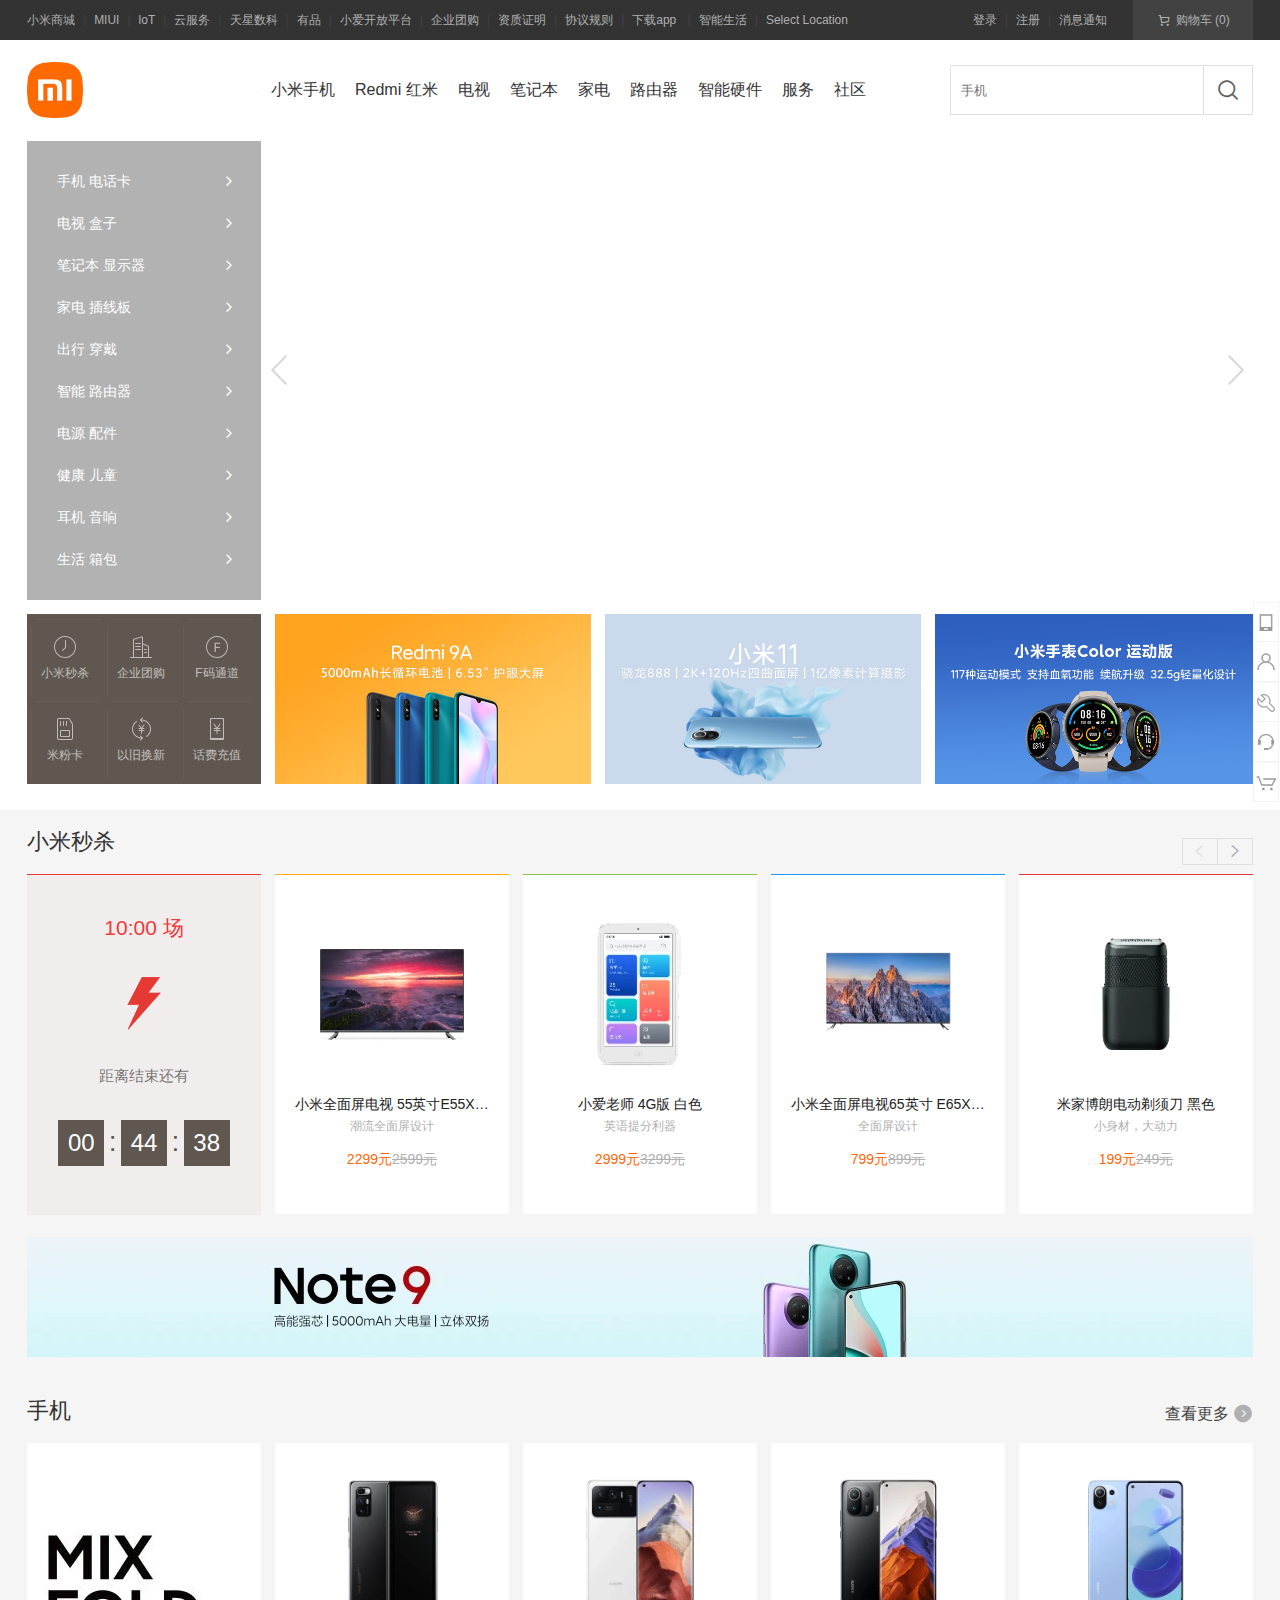
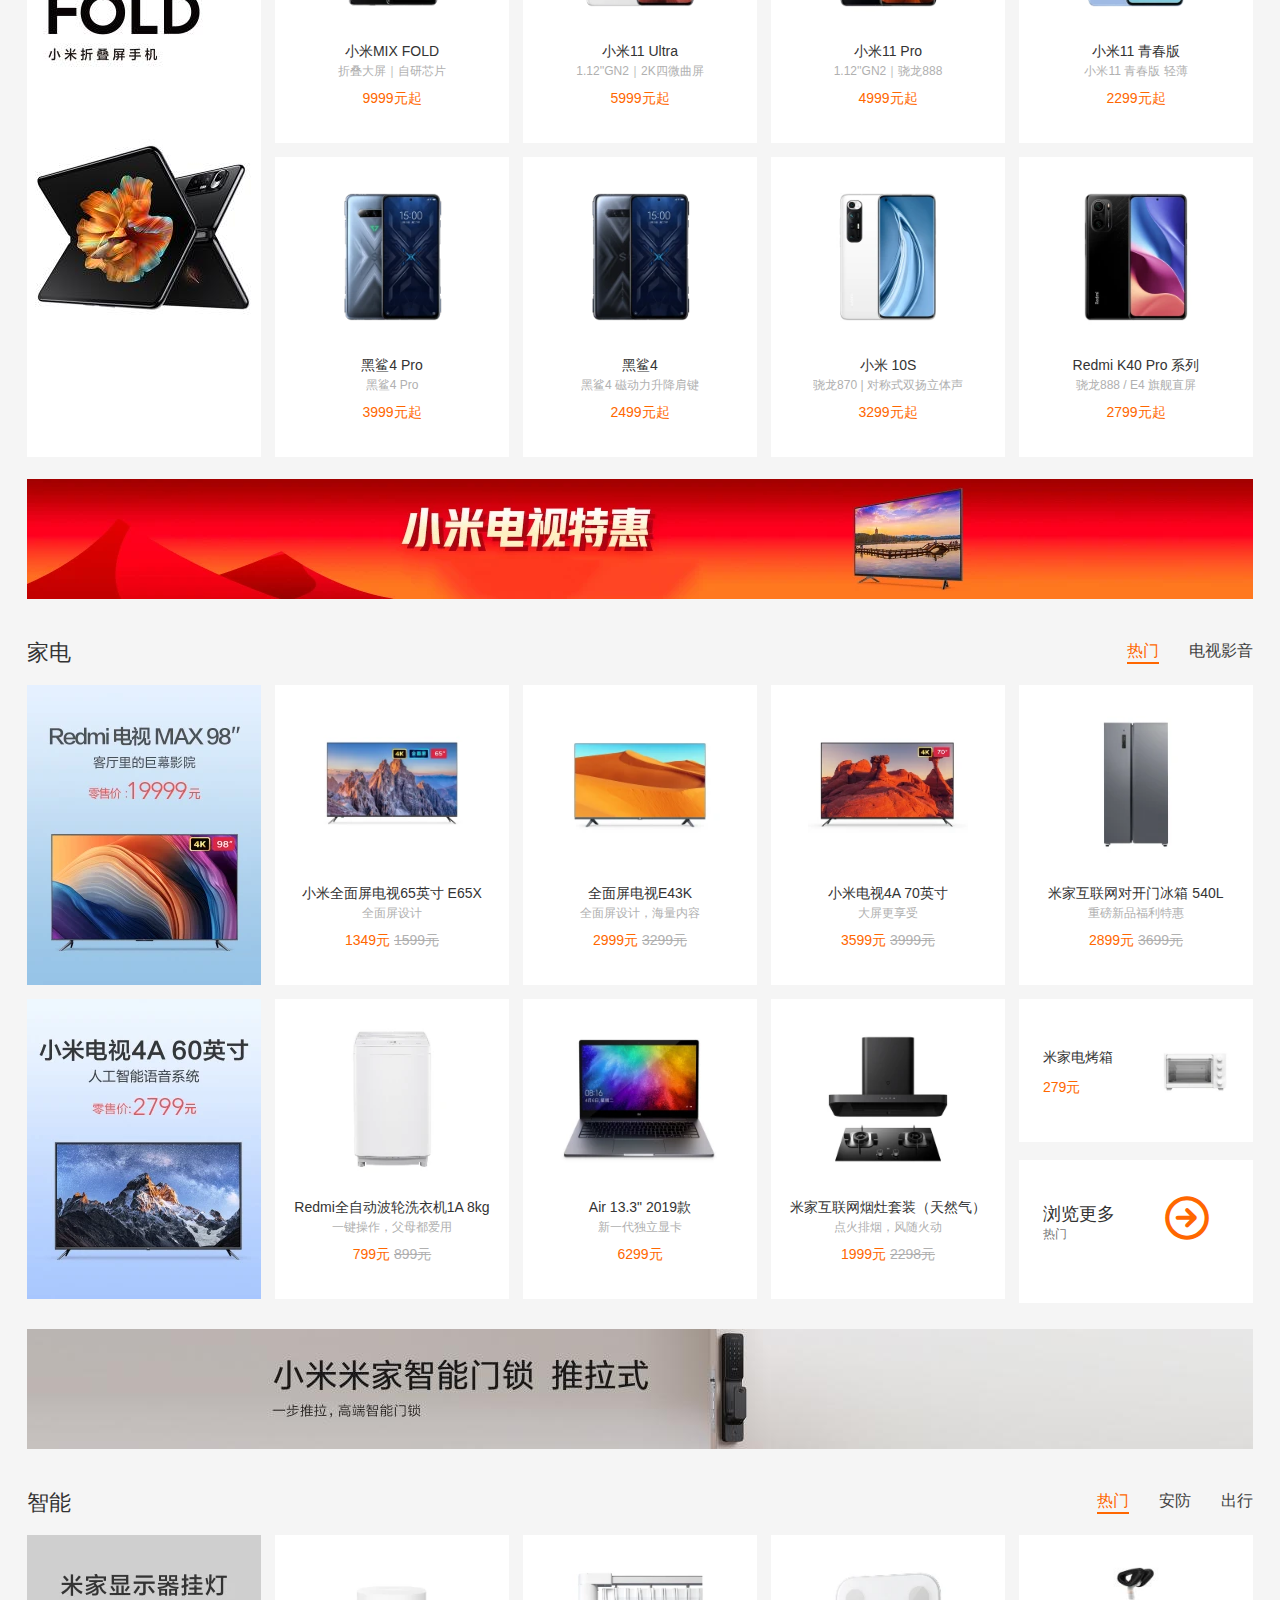
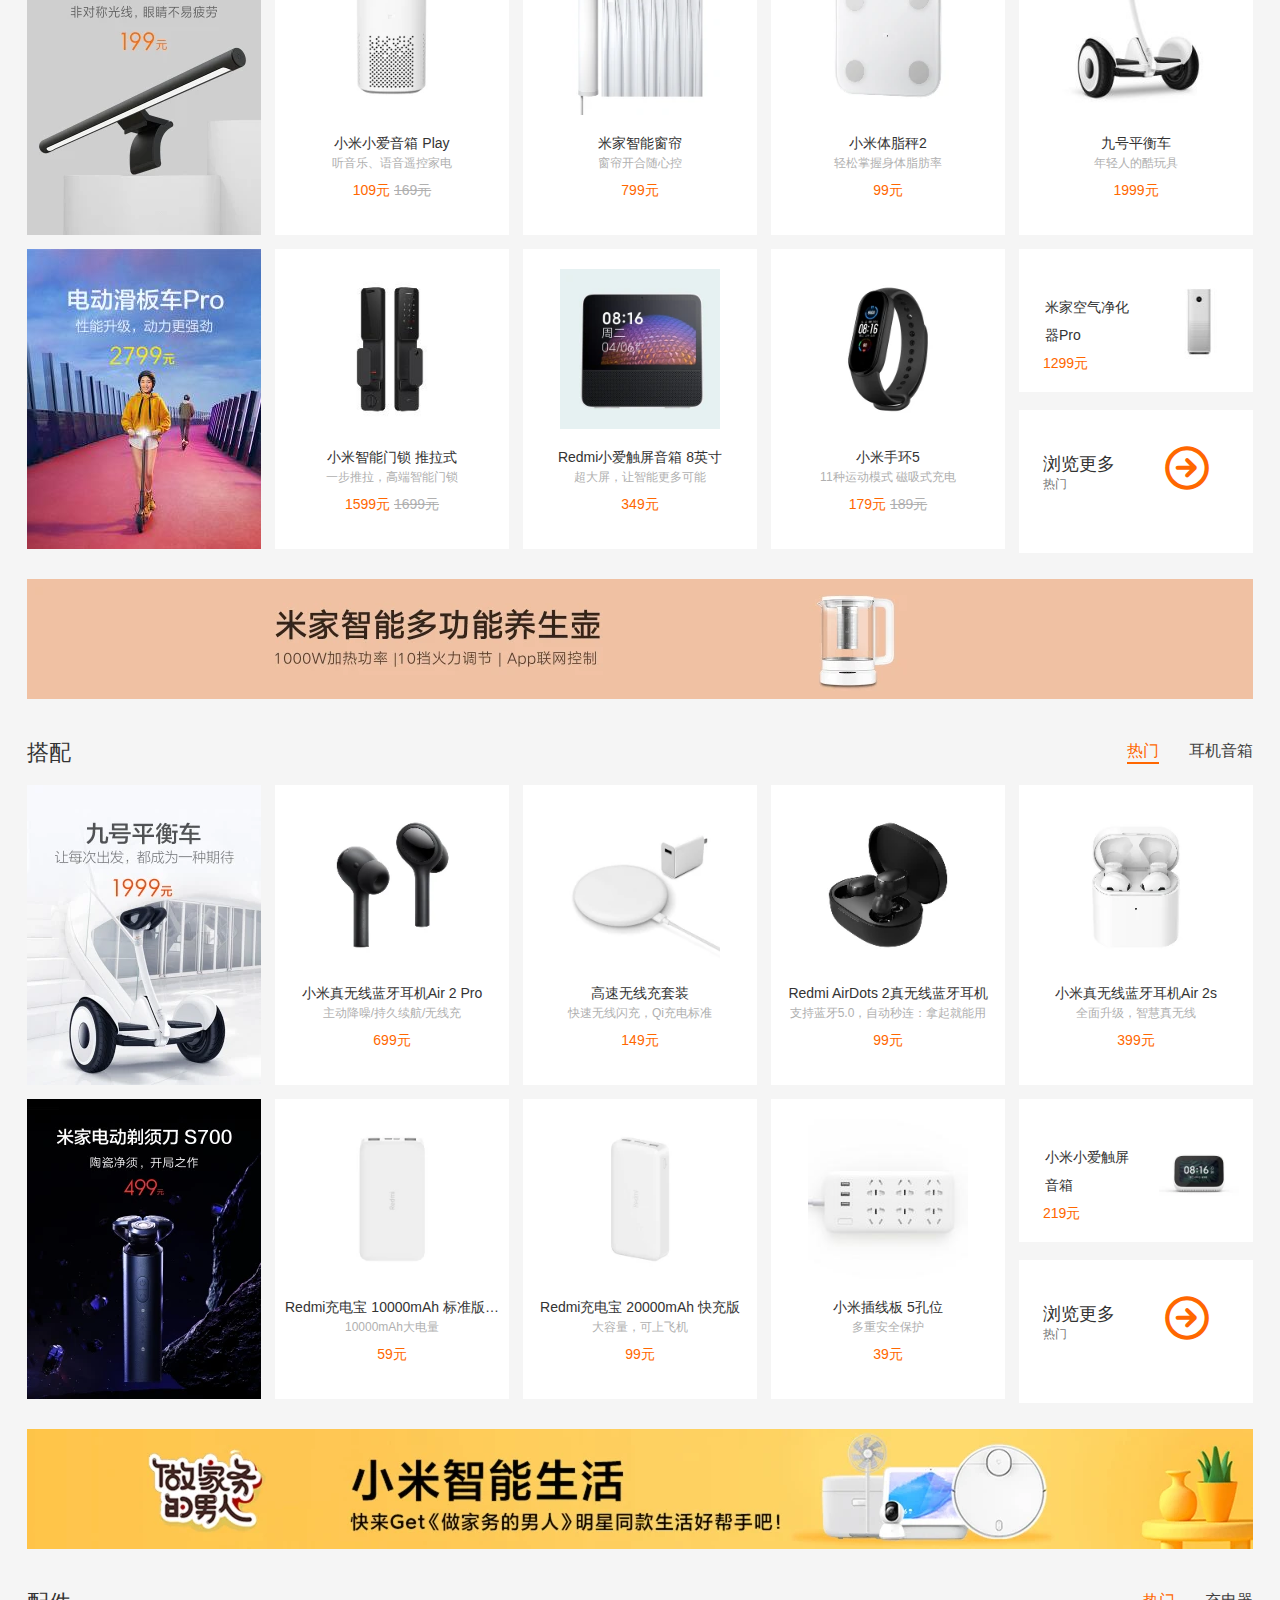
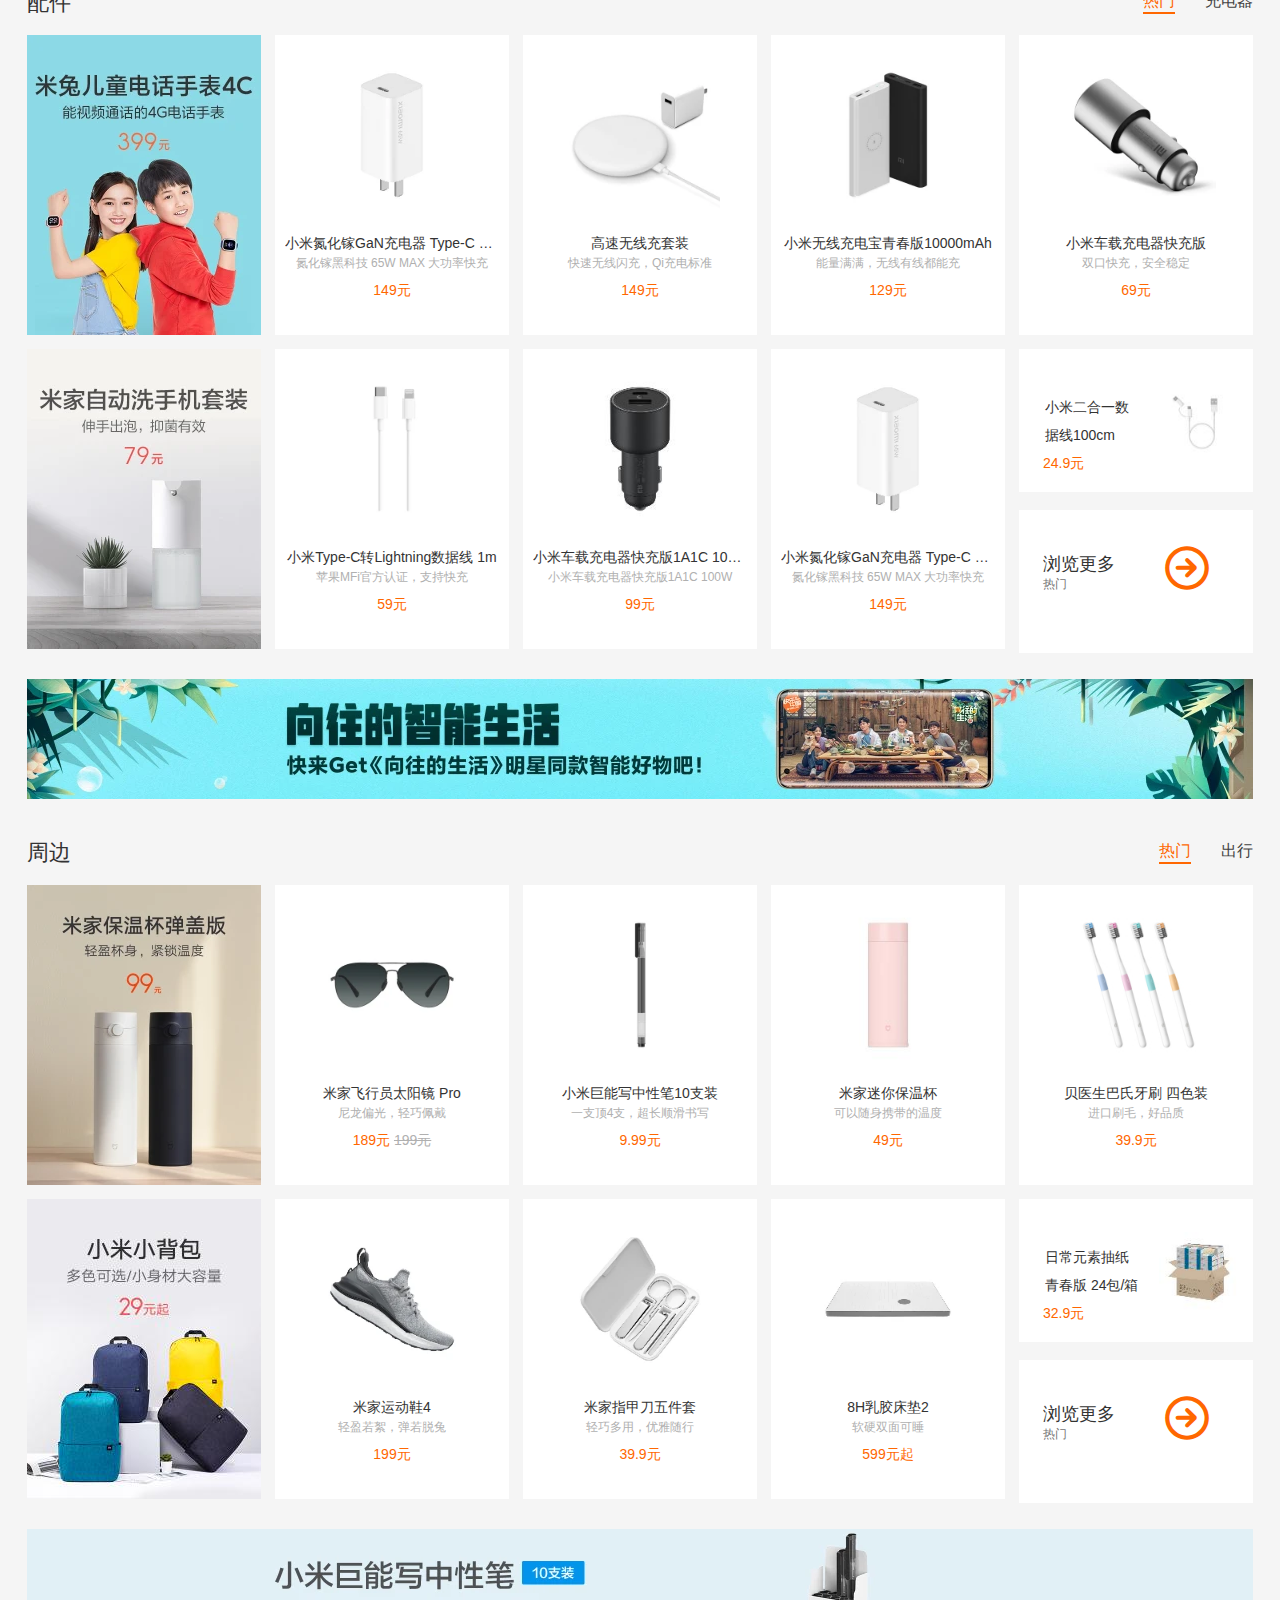
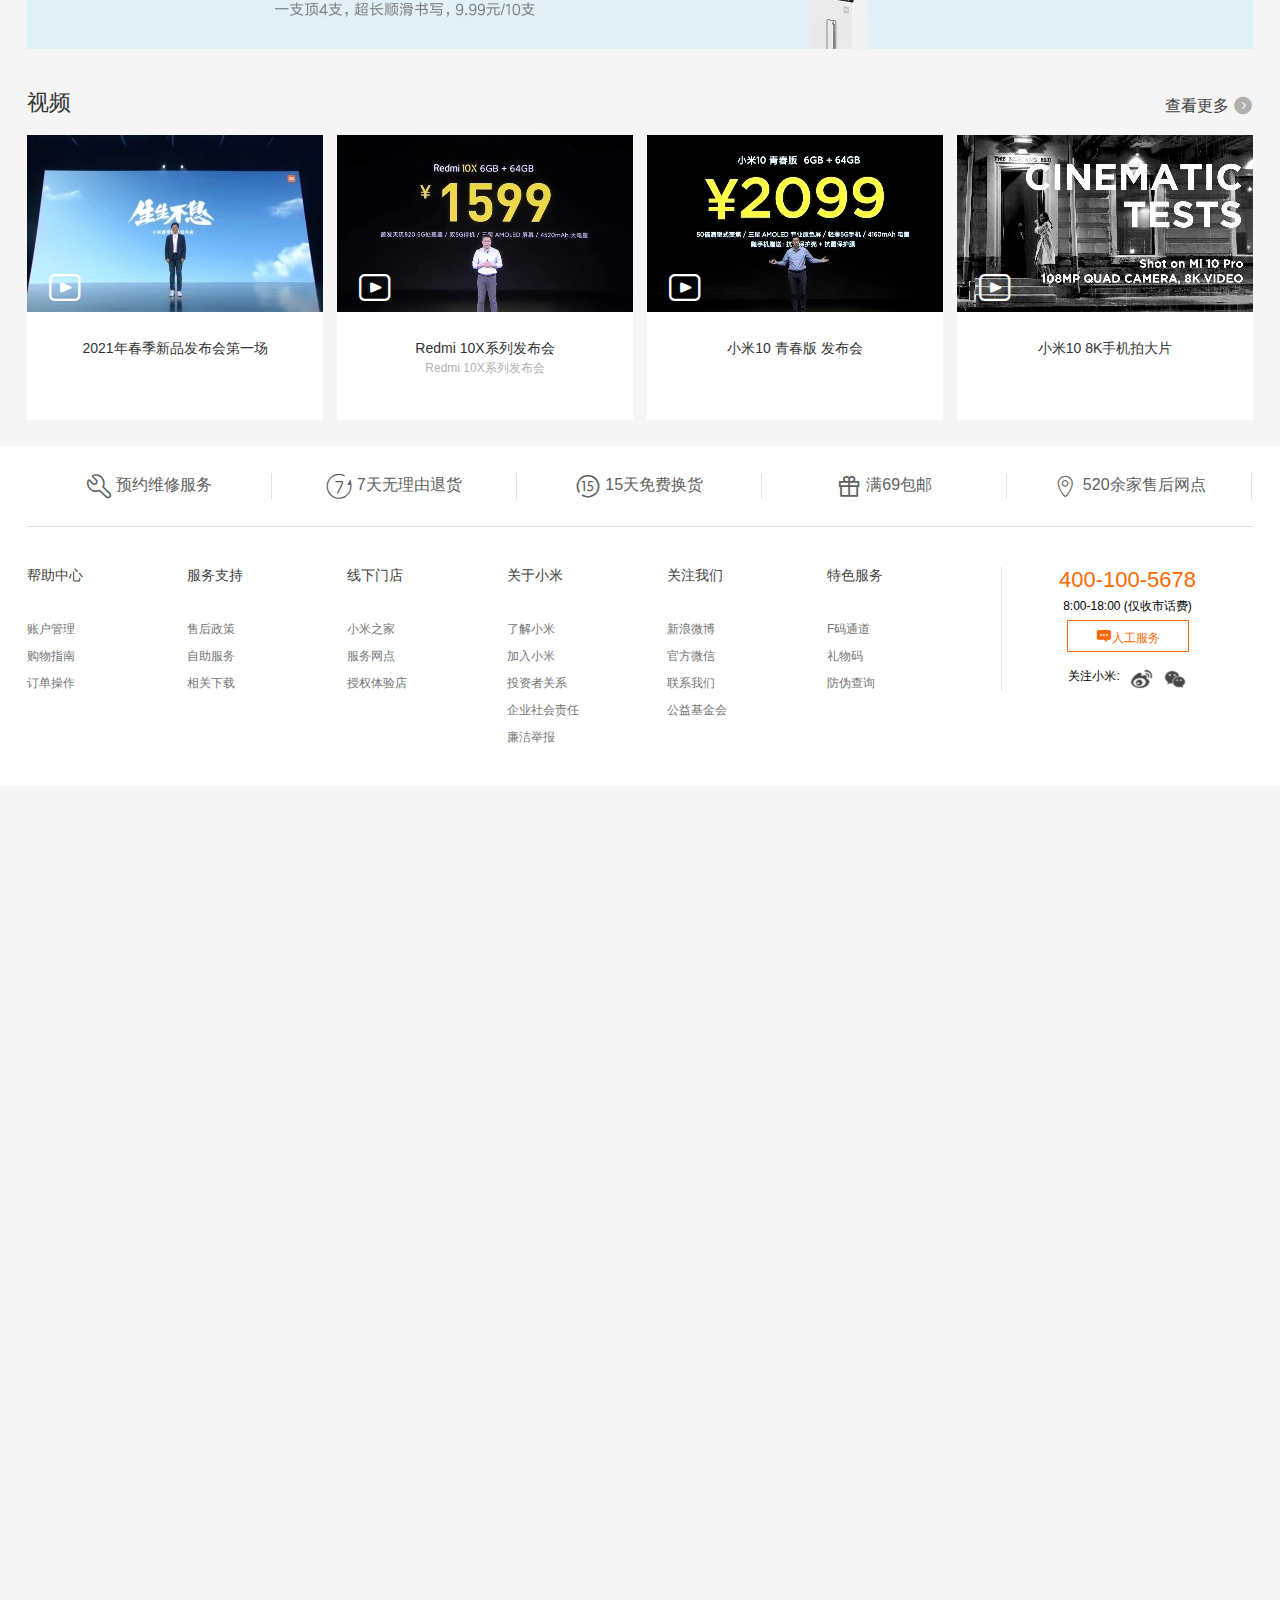
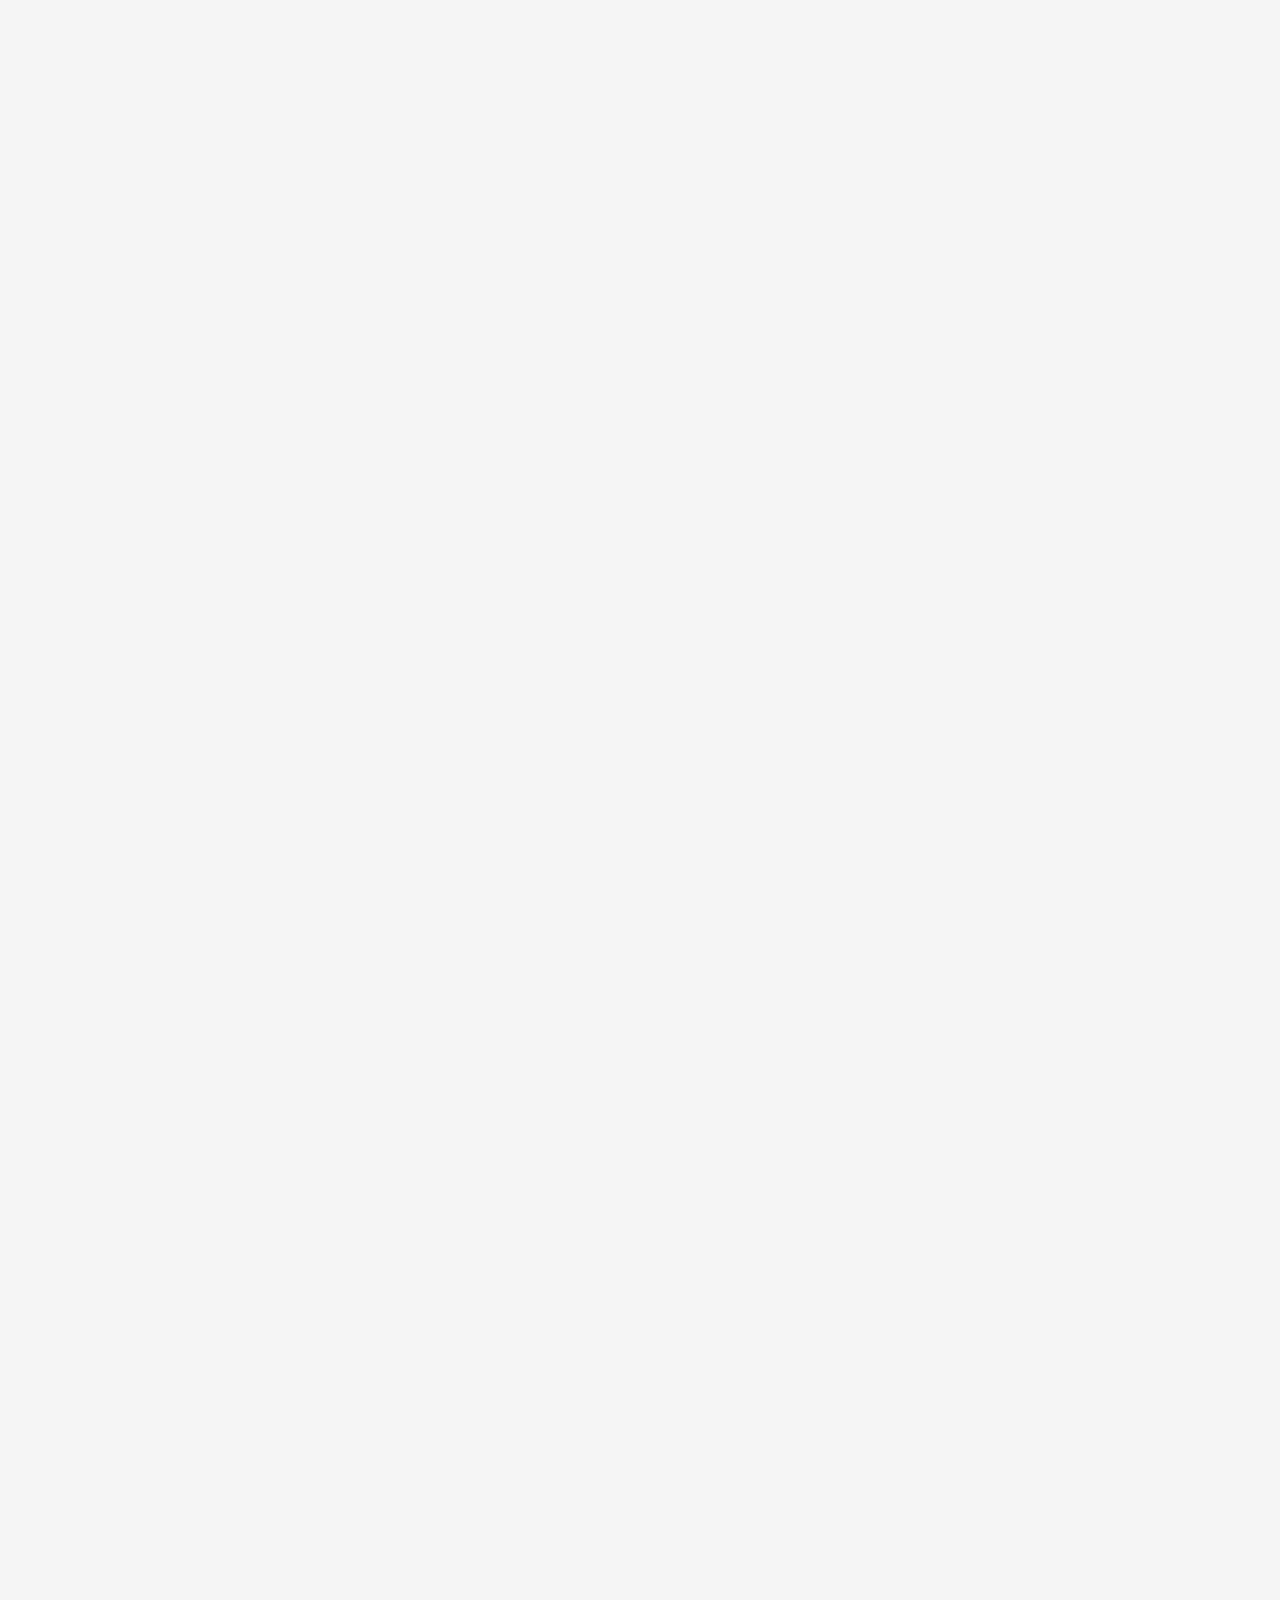
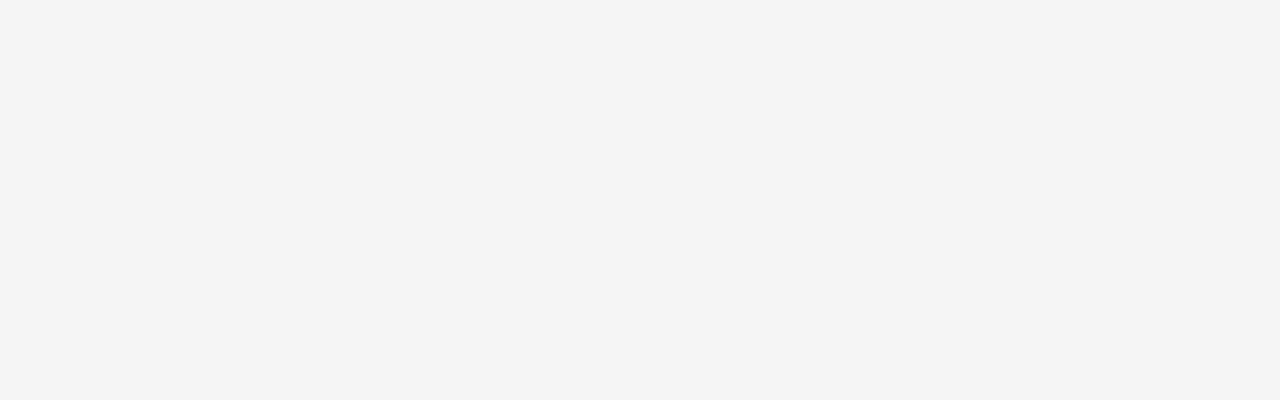
<file: index.html>
<!--
 * @Author: your name
 * @Date: 2021-04-14 19:20:43
 * @LastEditTime: 2021-05-02 15:10:25
 * @LastEditors: Please set LastEditors
 * @Description: 小米的官网仿写
 * @FilePath: \Study_Notesd:\XMi\index.html
-->
<!DOCTYPE html>
<html lang="en">
<head>
  <meta charset="UTF-8">
  <meta http-equiv="X-UA-Compatible" content="IE=edge">
  <meta name="viewport" content="width=device-width, initial-scale=1.0">
  <title>小米商城 - 小米11 Pro、Redmi K40 Pro、MIX FOLD，小米电视官方网站</title>
  <link rel="shortcut icon" href="favicon.ico" type="image/x-icon">
  <link rel="stylesheet" href="Font/font_2488637_56yo4phfgel/iconfont.css">
  <link rel="stylesheet" href="CSS/index.css">
</head>
<body>
  <!-- 顶部 开始 -->
  <div class="topbar">
    <div class="topbar-container wrap">
      <!-- 顶部：左边部分导航栏 开始-->
      <ul class="topbar-leftnav clearfix fl">
        <li><a href="#">小米商城</a><span class="vertical-line">|</span></li>
        <li><a href="#">MIUI</a><span class="vertical-line">|</span></li>
        <li><a href="#">loT</a><span class="vertical-line">|</span></li>
        <li><a href="#">云服务</a><span class="vertical-line">|</span></li>
        <li><a href="#">天星数科</a><span class="vertical-line">|</span></li>
        <li><a href="#">有品</a><span class="vertical-line">|</span></li>
        <li><a href="#">小爱开放平台</a><span class="vertical-line">|</span></li>
        <li><a href="#">企业团购</a><span class="vertical-line">|</span></li>
        <li><a href="#">资质证明</a><span class="vertical-line">|</span></li>
        <li><a href="#">协议规则</a><span class="vertical-line">|</span></li>
        <li class="download"><a href="#">
              下载app
              <!-- 下载二维码 -->
              <!-- 三角 -->
              <div class="triangle"></div>
              <div class="QRcode">
                <img src="image/download.png" alt="download">
                <p>小米商城APP</p>
              </div>
            </a>
            <span class="vertical-line">|</span></li>
        <li><a href="#">智能生活</a><span class="vertical-line">|</span></li>
        <li><a href="#">Select Location</a></li>
      </ul>
      <!-- 顶部：左边部分导航栏 结束-->
      <!-- 顶部：右侧购物车部分 开始 -->
      <!-- TODO: 细节处理：购物车下拉列表高度变为0后，上部分的颜色才恢复 -->
      <div class="cart fr">
        <a href="#">
          <div class="cart-top"><i class="iconfont">&#xe690;</i> 购物车 (0)</div>
          <div class="cart-bottom">购物车中还没有商品，赶紧选购吧！</div>  
        </a>
      </div>
      <!-- 顶部：右侧购物车部分 结束 -->
      <!-- 顶部：右侧用户信息部分 开始 -->
      <ul class="topbar-rightuserinfo fr">
        <li><a href="#">登录</a><span class="vertical-line">|</span></li>
        <li><a href="#">注册</a><span class="vertical-line">|</span></li>
        <li><a href="#">消息通知</a></li>
      </ul>
      <!-- 顶部：右侧用户信息部分 结束 -->
    </div>
  </div>
  <!-- 顶部 结束 -->

  <!-- 头部 开始-->
  <div class="header">
    <div class="header-container wrap">
      <!-- logo部分 -->
      <h1 class="logo fl"><a href="#">小米官网</a></h1>
      <!-- 快捷方式导航栏 -->
      <div class="header-nav clearfix fl">
        <div class="header-navitem hidden-active">
          <a href="#">
            小米手机
            <!-- 隐藏层 -->
            <div class="hidden-dropout">
              <ul class="productlist clearfix wrap">
                <li>
                  <a href="#">
                    <img src="image/85e44ea2405ff8414148bbde7446b137.png" alt="">
                    <p class="hidden-title">小米MIX FOLD</p>
                    <p class="hidden-value">9999元起</p>
                  </a>
                </li>
                <li>
                  <a href="#">
                    <img src="image/1a359e9346e3c6ee8c9d8389e3fd9458.png" alt="">
                    <p class="hidden-title">小米MIX FOLD</p>
                    <p class="hidden-value">9999元起</p>
                  </a>
                </li>
                <li>
                  <a href="#">
                    <img src="image/a1c45eadcedeb27b1cafca0359422da9.png" alt="">
                    <p class="hidden-title">小米MIX FOLD</p>
                    <p class="hidden-value">9999元起</p>
                  </a>
                </li>
                <li>
                  <a href="#">
                    <img src="image/f9149ef3ba2c9025a4a21c98ae793808.png" alt="">
                    <p class="hidden-title">小米MIX FOLD</p>
                    <p class="hidden-value">9999元起</p>
                  </a>
                </li>
                <li>
                  <a href="#">
                    <img src="image/56e3379b5422cb06e5c8a0c546445606.png" alt="">
                    <p class="hidden-title">小米MIX FOLD</p>
                    <p class="hidden-value">9999元起</p>
                  </a>
                </li>
                <li>
                  <a href="#">
                    <img src="image/963679eaf3937351e154600ab3448460.png" alt="">
                    <p class="hidden-title">小米MIX FOLD</p>
                    <p class="hidden-value">9999元起</p>
                  </a>
                </li>
              </ul>
            </div>
          </a>
        </div>
        <div class="header-navitem hidden-active">
          <a href="#">
            Redmi 红米
            <!-- 隐藏层 -->
            <div class="hidden-dropout">
              <ul class="productlist clearfix wrap">
                <li>
                  <a href="#">
                    <img src="image/85e44ea2405ff8414148bbde7446b137.png" alt="">
                    <p class="hidden-title">小米MIX FOLD</p>
                    <p class="hidden-value">9999元起</p>
                  </a>
                </li>
                <li>
                  <a href="#">
                    <img src="image/1a359e9346e3c6ee8c9d8389e3fd9458.png" alt="">
                    <p class="hidden-title">小米MIX FOLD</p>
                    <p class="hidden-value">9999元起</p>
                  </a>
                </li>
                <li>
                  <a href="#">
                    <img src="image/a1c45eadcedeb27b1cafca0359422da9.png" alt="">
                    <p class="hidden-title">小米MIX FOLD</p>
                    <p class="hidden-value">9999元起</p>
                  </a>
                </li>
                <li>
                  <a href="#">
                    <img src="image/f9149ef3ba2c9025a4a21c98ae793808.png" alt="">
                    <p class="hidden-title">小米MIX FOLD</p>
                    <p class="hidden-value">9999元起</p>
                  </a>
                </li>
                <li>
                  <a href="#">
                    <img src="image/56e3379b5422cb06e5c8a0c546445606.png" alt="">
                    <p class="hidden-title">小米MIX FOLD</p>
                    <p class="hidden-value">9999元起</p>
                  </a>
                </li>
                <li>
                  <a href="#">
                    <img src="image/963679eaf3937351e154600ab3448460.png" alt="">
                    <p class="hidden-title">小米MIX FOLD</p>
                    <p class="hidden-value">9999元起</p>
                  </a>
                </li>
              </ul>
            </div>
          </a>
        </div>
        <div class="header-navitem hidden-active">
          <a href="#">
            电视
          </a>
        </div>
        <div class="header-navitem hidden-active">
          <a href="#">
            笔记本
          </a>
        </div>
        <div class="header-navitem hidden-active">
          <a href="#">
            家电
          </a>
        </div>
        <div class="header-navitem hidden-active">
          <a href="#">
            路由器
          </a>
        </div>
        <div class="header-navitem hidden-active">
          <a href="#">
            智能硬件
          </a>
        </div>
        <div class="header-navitem">
          <a href="#">
            服务
          </a>
        </div>
        <div class="header-navitem">
          <a href="#">
            社区
          </a>
        </div>
        
        <!-- 隐藏层 -->
        <div class="hidden-dropout">
          <ul class="productlist clearfix wrap">
            <li>
              <a href="#">
                <img src="image/85e44ea2405ff8414148bbde7446b137.png" alt="">
                <p class="hidden-title">小米MIX FOLD</p>
                <p class="hidden-value">9999元起</p>
              </a>
            </li>
            <li>
              <a href="#">
                <img src="image/1a359e9346e3c6ee8c9d8389e3fd9458.png" alt="">
                <p class="hidden-title">小米MIX FOLD</p>
                <p class="hidden-value">9999元起</p>
              </a>
            </li>
            <li>
              <a href="#">
                <img src="image/a1c45eadcedeb27b1cafca0359422da9.png" alt="">
                <p class="hidden-title">小米MIX FOLD</p>
                <p class="hidden-value">9999元起</p>
              </a>
            </li>
            <li>
              <a href="#">
                <img src="image/f9149ef3ba2c9025a4a21c98ae793808.png" alt="">
                <p class="hidden-title">小米MIX FOLD</p>
                <p class="hidden-value">9999元起</p>
              </a>
            </li>
            <li>
              <a href="#">
                <img src="image/56e3379b5422cb06e5c8a0c546445606.png" alt="">
                <p class="hidden-title">小米MIX FOLD</p>
                <p class="hidden-value">9999元起</p>
              </a>
            </li>
            <li>
              <a href="#">
                <img src="image/963679eaf3937351e154600ab3448460.png" alt="">
                <p class="hidden-title">小米MIX FOLD</p>
                <p class="hidden-value">9999元起</p>
              </a>
            </li>
          </ul>
        </div>
      </div>
      <!-- 搜索关键词栏 -->
      <form action="" method="get" name="search" class="fr">
        <input class="search-word fl" type="text" placeholder="手机">
        <input class="iconfont search-button fl" type="submit" value="&#xe637;">
      </form>
    </div>
  </div>
  <!-- 头部 结束-->
  
  <!-- 轮播部分 开始 -->
  <!-- TODO：JS实现轮播图 -->
  <div class="banner">
    <div class="banner-container wrap">
      <ul class="banner-categoryList">
        <li><a href="#">手机 电话卡<i class="iconfont">&#xe738;</i></a></li>
        <li><a href="#">电视 盒子<i class="iconfont">&#xe738;</i></a></li>
        <li><a href="#">笔记本 显示器<i class="iconfont">&#xe738;</i></a></li>
        <li><a href="#">家电 插线板<i class="iconfont">&#xe738;</i></a></li>
        <li><a href="#">出行 穿戴<i class="iconfont">&#xe738;</i></a></li>
        <li><a href="#">智能 路由器<i class="iconfont">&#xe738;</i></a></li>
        <li><a href="#">电源 配件<i class="iconfont">&#xe738;</i></a></li>
        <li><a href="#">健康 儿童<i class="iconfont">&#xe738;</i></a></li>
        <li><a href="#">耳机 音响<i class="iconfont">&#xe738;</i></a></li>
        <li><a href="#">生活 箱包<i class="iconfont">&#xe738;</i></a></li>
      </ul>
      <ul class="banner-list clearfix">
        <li><a href="#"></a></li>
      </ul> 

      <!-- <ul class="banner-list clearfix">
        <li><a href="#"><img src="image/6a9353f2792279a80bdbe2cd73b842c3.jpg" alt=""></a></li>
        <li><a href="#"><img src="image/d05ef21649d2d34d3c0293bc284d2d94.webp" alt=""></a></li>
        <li><a href="#"><img src="image/a5ebb3ecd10ba5b5f1fa25125d034492.webp" alt=""></a></li>
        <li><a href="#"><img src="image/175b22f0032803f8bdbd94590c8c6629.webp" alt=""></a></li>
      </ul> -->
      <!-- 滑动门 开始-->
      <div class="childrenList">
        
      </div>
      <!-- 滑动门 结束-->
      <!-- 左右按键 -->
      <a href="#" class="slide-btn previous-btn"></a>
      <a href="#" class="slide-btn next-btn"></a>
    </div>

  </div>
  <!-- 轮播部分 结束 -->

  <!-- 固定棒 开始-->
  <!-- TODO：固定棒中的页面大小的适应性 -->
  <ul class="fixedbar">
    <li class="moblieCode">
      <a href="#">
        <div class="fixedbar-triangle"></div>
        <div class="moblieCode-content">
          <img src="image/78c30d4f259ed43ab20e810a522a6249.png" alt="">
          <p>扫码领取新人百元礼包</p> 
        </div>
      </a>
    </li>
    <li class="user">
      <a href="#">
        <div class="fixedbar-triangle"></div>
        <div class="fixedbarItem-content">个人中心</div>
      </a>
    </li>
    <li class="afterSales">
      <a href="#">
        <div class="fixedbar-triangle"></div>
        <div class="fixedbarItem-content">售后服务</div>
      </a>
    </li>
    <li class="customerService">
      <a href="#">
        <div class="fixedbar-triangle"></div>
        <div class="fixedbarItem-content">人工客服</div>
      </a>
    </li>
    <li class="shoppingCart">
      <a href="#">
        <div class="fixedbar-triangle"></div>
        <div class="fixedbarItem-content">购物车 (0)</div>
      </a>
    </li>
  </ul>
  <!-- 固定棒 结束-->
  <!-- 服务快捷链接和广告部分 开始 -->
  <div class="serviceShortcut-ad">
    <div class="serviceShortcut-ad-list wrap clearfix">
      <ul class="serviceShortcut-list clearfix fl">
        <li>
          <a href="#">
            <img src="image/82abdba456e8caaea5848a0cddce03db.png" alt="">
            小米秒杀
          </a>
        </li>
        <li>
          <a href="#">
            <img src="image/806f2dfb2d27978e33fe3815d3851fa3.png" alt="">
            企业团购
          </a>
        </li>
        <li>
          <a href="#">
            <img src="image/eded6fa3b897a058163e2485532c4f10.png" alt="">
            F码通道
          </a>
        </li>
        <li>
          <a href="#">
            <img src="image/43a3195efa6a3cc7662efed8e7abe8bf.png" alt="">
            米粉卡
          </a>
        </li>
        <li>
          <a href="#">
            <img src="image/f4846bca6010a0deb9f85464409862af.png" alt="">
            以旧换新
          </a>
        </li>
        <li>
          <a href="#">
            <img src="image/9a76d7636b08e0988efb4fc384ae497b.png" alt="">
            话费充值
          </a>
        </li>
      </ul>
      <ul class="ad-list clearfix fl">
        <li class="ad-item1"><a href="#"></a></li>
        <li class="ad-item2"><a href="#"></a></li>
        <li class="ad-item3"><a href="#"></a></li>
      </ul>
    </div>
  
  </div>
  <!-- 服务快捷链接和广告部分 结束 -->
  <!-- 主要内容部分 开始 -->
  <div class="main">
    <div class="mian-contain wrap">
      <!-- 小米秒杀部分 开始-->
      <div class="flashsalePart clearfix">
        <h3 class="partTitle">小米秒杀</h3>
        <div class="partitems clearfix">
          <!-- TODO:JS实现左右按钮的对应变化 -->
          <div class="swiper-controls">
            <span class="previous disable"><a href="#"><i class="iconfont">&#xe614;</i></a></span>
            <span class="next able"><a href="#"><i class="iconfont">&#xe613;</i></a></span>
          </div>
          <div class="notice">
            <div class="activityTitle">10:00 场</div>
            <img src="image/jie.png" alt="">
            <p>距离结束还有</p>
            <div class="countdown">
              <span class="timenum">00</span>
              <span class="timecolon">:</span>
              <span class="timenum">44</span>
              <span class="timecolon">:</span>
              <span class="timenum">38</span>
            </div>
          </div>
          <!-- 纯CSS实现轮播 -->
          <div class="swiper-container fl clearfix">
            <ul class="swiperItem clearfix">
              <li class="item1">
                <a href="#">
                  <img src="image/4df2c1e3062afb594ff0daaa603dc24b.webp" alt="">
                  <p class="swiperItem-productName">小米全面屏电视 55英寸E55X 灰色 55英寸</p>
                  <p class="swiperItem-productDescript">潮流全面屏设计</p>
                  <p class="swiperItem-price">2299元<del class="delPrice">2599元</del></p>
                </a>
              </li>
              <li class="item2">
                <a href="#">
                  <img src="image/650143ec984210d461d2a5f87ee491c3.webp" alt="">
                  <p class="swiperItem-productName">小爱老师 4G版 白色</p>
                  <p class="swiperItem-productDescript">英语提分利器</p>
                  <p class="swiperItem-price">2999元<del class="delPrice">3299元</del></p>
                </a>
              </li>
              <li class="item3">
                <a href="#">
                  <img src="image/4a2b53ac69498b261d74998b74621f24.webp" alt="">
                  <p class="swiperItem-productName">小米全面屏电视65英寸 E65X 黑色 65英寸</p>
                  <p class="swiperItem-productDescript">全面屏设计</p>
                  <p class="swiperItem-price">799元<del class="delPrice">899元</del></p>
                </a>
              </li>
              <li class="item4">
                <a href="#">
                  <img src="image/9d4ee2fc25e93ef8630dd33dc5e461f3.webp" alt="">
                  <p class="swiperItem-productName">米家博朗电动剃须刀 黑色</p>
                  <p class="swiperItem-productDescript">小身材，大动力</p>
                  <p class="swiperItem-price">199元<del class="delPrice">249元</del></p>
                </a>
              </li>
              <li class="item5">
                <a href="#">
                  <img src="image/ef7b6af7926b7b44da1343e144a8f801.webp" alt="">
                  <p class="swiperItem-productName">米家护颈记忆绵枕 灰色</p>
                  <p class="swiperItem-productDescript">高低曲线承托，睡眠更自在</p>
                  <p class="swiperItem-price">79元<del class="delPrice">99元</del></p>
                </a>
              </li>
              <li class="item1">
                <a href="#">
                  <img src="image/1ac009848fd0d89c66bc88f6d5109aec.webp" alt="">
                  <p class="swiperItem-productName">米家LED化妆镜 白色</p>
                  <p class="swiperItem-productDescript">高清还原肌理，妆色无惧考验</p>
                  <p class="swiperItem-price">119元<del class="delPrice">129元</del></p>
                </a>
              </li>
              <li class="item2">
                <a href="#">
                  <img src="image/fafda62f05f21f3e1f04748fd8b6fce0.webp" alt="">
                  <p class="swiperItem-productName">小米极简都市双肩包 2 浅灰</p>
                  <p class="swiperItem-productDescript">简约挺括，彰显年轻活力</p>
                  <p class="swiperItem-price">139元<del class="delPrice">149元</del></p>
                </a>
              </li>
              <li class="item3">
                <a href="#">
                  <img src="image/92a5486f9501daba1ee3beaeefee709e.webp" alt="">
                  <p class="swiperItem-productName">贝医生儿童声波电动牙刷（智能故事版） 蓝色</p>
                  <p class="swiperItem-productDescript">会讲故事的电动牙刷</p>
                  <p class="swiperItem-price">199元<del class="delPrice">299元</del></p>
                </a>
              </li>
              <li class="item4">
                <a href="#">
                  <img src="image/7d8640984fb9e7add801e8842521feed.webp" alt="">
                  <p class="swiperItem-productDescript">小身材大容量，制冷均匀高效保鲜</p>
                  <p class="swiperItem-productName">科学护眼 舒适防污</p>
                  <p class="swiperItem-price">139元<del class="delPrice">149元</del></p>
                </a>
              </li>
              <li class="item5">
                <a href="#">
                  <img src="image/b81ea9623738be4a58c3ed41321718cc.webp" alt="">
                  <p class="swiperItem-productName">米家声波电动牙刷T500C 蓝色</p>
                  <p class="swiperItem-productDescript">智能护齿，个性定制洁齿方案</p>
                  <p class="swiperItem-price">229元<del class="delPrice">269元</del></p>
                </a>
              </li>
              <li class="item1">
                <a href="#">
                  <img src="image/68c70474dda33792fe500a9d95523dd3.webp" alt="">
                  <p class="swiperItem-productName">米家天然乳胶护颈枕S 灰色</p>
                  <p class="swiperItem-productDescript">大颗粒释压体验，升级好睡眠</p>
                  <p class="swiperItem-price">189元<del class="delPrice">249元</del></p>
                </a>
              </li>
              <li class="item2">
                <a href="#">
                  <img src="image/eabeac5e9c02ba45c05197647b0b6340.webp" alt="">
                  <p class="swiperItem-productName">朗菲超声波清洗机 青春版</p>
                  <p class="swiperItem-productDescript">三挡定时清洗，双倍清洁，小身材大容量</p>
                  <p class="swiperItem-price">99元<del class="delPrice">169元</del></p>
                </a>
              </li>
            </ul>        
          </div>
        </div>
      </div>
      <!-- 小米秒杀部分 结束-->
      <!-- 广告 开始-->
      <div class="adPart">
        <a href="#"><img src="image/431e5fd6bfd1b67d096928248be18303.webp" alt=""></a>
      </div>
      <!-- 广告 结束-->
      <!-- 手机部分 开始 -->
      <div class="mobilePart clearfix">
        <!-- 查看更多 -->
        <div class="moreContent">查看更多 <i class="iconfont">&#xe777;</i></div>
        <h3 class="partTitle">手机</h3>
        <div class="partitems">
          <ul class="mobilelist clearfix wrap">
            <li class="firstItem"><a href="#"><img src="image/c583f2edc613f1be20fa415910b13ce3.jpg" alt=""></a></li>
            <li>
              <a href="#">
                <img src="image/5dc32ec73299ff79556dcd1cf0f0ac11.webp" alt="">
                <h3 class="Name">小米MIX FOLD</h3>
                <p class="Desc">折叠大屏｜自研芯片</p>
                <p class="Price">9999元起</p>
              </a>
            </li>
            <li>
              <a href="#">
                <img src="image/eb69512d9d6430d865d457ec52eebb51.webp" alt="">
                <h3 class="Name">小米11 Ultra</h3>
                <p class="Desc">1.12''GN2｜2K四微曲屏</p>
                <p class="Price">5999元起</p>
              </a>
            </li>
            <li>
              <a href="#">
                <img src="image/34caee2c867bfd8c5e0dc2d8c663e121.webp" alt="">
                <h3 class="Name">小米11 Pro</h3>
                <p class="Desc">1.12''GN2｜骁龙888</p>
                <p class="Price">4999元起</p>
              </a>
            </li>
            <li>
              <a href="#">
                <img src="image/cb554f30eaa0316b0a736c3d59f21584.webp" alt="">
                <h3 class="Name">小米11 青春版</h3>
                <p class="Desc">小米11 青春版 轻薄</p>
                <p class="Price">2299元起</p>
              </a>
            </li>
            <li class="bottom">
              <a href="#">
                <img src="image/d47f7ecaa04d92bf2790d4a5d53d9099.webp" alt="">
                <h3 class="Name">黑鲨4 Pro</h3>
                <p class="Desc">黑鲨4 Pro </p>
                <p class="Price">3999元起</p>
              </a>
            </li>
            <li class="bottom">
              <a href="#">
                <img src="image/c21247abf4bc610cd86fe00601b0f766.webp" alt="">
                <h3 class="Name">黑鲨4</h3>
                <p class="Desc">黑鲨4 磁动力升降肩键</p>
                <p class="Price">2499元起</p>
              </a>
            </li>
            <li class="bottom">
              <a href="#">
                <img src="image/b3553083a4975325eab6470d94465548.webp" alt="">
                <h3 class="Name">小米 10S</h3>
                <p class="Desc">骁龙870 | 对称式双扬立体声</p>
                <p class="Price">3299元起</p>
              </a>
            </li>
            <li class="bottom">
              <a href="#">
                <img src="image/68217751d12b1bfd2f9766e458b5e2dd.webp" alt="">
                <h3 class="Name">Redmi  K40 Pro 系列</h3>
                <p class="Desc">骁龙888 / E4 旗舰直屏</p>
                <p class="Price">2799元起</p>
              </a>
            </li>
          </ul>

        </div>
      </div>
      <!-- 手机部分 结束 -->
      <!-- 广告 开始-->
      <div class="adPart">
        <a href="#"><img src="image/41d16e66381cfeda7b6b39ab67678d5e.webp" alt=""></a>
      </div>
      <!-- 广告 结束-->
      <!-- 家电部分 开始 -->
      <div class="partItems">
        <!-- 类型分类 -->
        <div class="partType">
          <ul class="typeList clearfix">
            <li><a href="#" class="active">热门</a></li>
            <li><a href="#">电视影音</a></li>
          </ul>
        </div>
        <h3 class="partTitle">家电</h3>
        <ul class="partItems-list clearfix">
          <li class="frist">
            <a href="#">
              <img src="image/116fc43816b87192be4e67cf762e8da5.webp" alt="">
            </a>
          </li>
          <li>
            <a href="#">
              <img class="itemImag" src="image/03a9e7e96a09d256ca1badeec186c859.webp" alt="">
              <h3 class="Name">小米全面屏电视65英寸 E65X</h3>
              <p class="Desc">全面屏设计</p>
              <p class="Price">1349元 <del>1599元</del></p>
            </a>
          </li>
          <li>
            <a href="#">
              <img class="itemImag" src="image/20d36fbaa18625e4fe507af31e4e9f83.webp" alt="">
              <h3 class="Name">全面屏电视E43K</h3>
              <p class="Desc">全面屏设计，海量内容</p>
              <p class="Price">2999元 <del>3299元</del></p>
            </a>
          </li>
          <li>
            <a href="#">
              <img class="itemImag" src="image/9d8674cd21c486feff5328772ab9cf01.webp" alt="">
              <h3 class="Name">小米电视4A 70英寸</h3>
              <p class="Desc">大屏更享受</p>
              <p class="Price">3599元 <del>3999元</del></p>
            </a>
          </li>
          <li>
            <a href="#">
              <img class="itemImag" src="image/6bed167fc905bab57dee478bcf1e5e0d.webp" alt="">
              <h3 class="Name">米家互联网对开门冰箱 540L</h3>
              <p class="Desc">重磅新品福利特惠</p>
              <p class="Price">2899元 <del>3699元</del></p>
            </a>
          </li>
          <li class="frist bottom">
            <a href="#">            
              <img src="image/dfbdabe36b2d630d57a015e6fb5eb3ea.webp  " alt="">
            </a>
          </li>
          <li class="bottom">
            <a href="#">
              <img class="itemImag" src="image/b8c63a2024528fe5410ebe669b7d2407.webp" alt="">
              <h3 class="Name">Redmi全自动波轮洗衣机1A 8kg</h3>
              <p class="Desc">一键操作，父母都爱用</p>
              <p class="Price">799元 <del>899元</del></p>
            </a>
          </li>
          <li class="bottom">
            <a href="#">
              <img class="itemImag" src="image/74e573c4c0d89048392d14831cc507d5.webp" alt="">
              <h3 class="Name">Air 13.3" 2019款</h3>
              <p class="Desc">新一代独立显卡</p>
              <p class="Price">6299元</p>
            </a>
          </li>
          <li class="bottom">
            <a href="#">
              <img class="itemImag" src="image/7e5f89adf98ab3fccb34012b5209cd58.webp" alt="">
              <h3 class="Name">米家互联网烟灶套装（天然气）</h3>
              <p class="Desc">点火排烟，风随火动</p>
              <p class="Price">1999元 <del>2298元</del></p>
            </a>
          </li>
          <!-- 其中的小模块  使用相对定位实现 -->
          <li class="small">
            <a href="#" class="clearfix">
              <div class="small-contenttext fl">
                <h3 class="Name">米家电烤箱</h3>
                <p class="Price">279元</p>
              </div>
              <img class="fl" src="image/1612c93ad4756215774a0dbec7a81bb2.webp" alt="">
            </a>
          </li>
          <li class="bottom small">
            <a href="#" class="clearfix">
              <div class="small-more fl">
                浏览更多
                <p><small>热门</small></p>
              </div>
              <div class="small-more-figure fl">
                <i class="iconfont">&#xe6ca;</i>
              </div>
            </a>
          </li>
        </ul>
      </div>
      <!-- 家电部分 结束 -->
      <!-- 广告 开始-->
      <div class="adPart">
        <a href="#"><img src="image/59e8fc8ba9718c266882719fb4bbcedd.jpg" alt=""></a>
      </div>
      <!-- 广告 结束-->
      <!-- 智能部分 开始 -->
      <div class="partItems">
        <!-- 类型分类 -->
        <div class="partType">
          <ul class="typeList clearfix">
            <li><a href="#" class="active">热门</a></li>
            <li><a href="#">安防</a></li>
            <li><a href="#">出行</a></li>
          </ul>
        </div>
        <h3 class="partTitle">智能</h3>
        <ul class="partItems-list clearfix">
          <li class="frist">
            <a href="#">
              <img src="image/ffe114f73fac3a45e5622c3eff56106b.webp" alt="">
            </a>
          </li>
          <li>
            <a href="#">
              <img class="itemImag" src="image/e7c6e79433c883e1a022ec21402c1679.webp" alt="">
              <h3 class="Name">小米小爱音箱 Play</h3>
              <p class="Desc">听音乐、语音遥控家电</p>
              <p class="Price">109元 <del>169元</del></p>
            </a>
          </li>
          <li>
            <a href="#">
              <img class="itemImag" src="image/3accd497afc0047cfbd40f442e3b17df.webp" alt="">
              <h3 class="Name">米家智能窗帘</h3>
              <p class="Desc">窗帘开合随心控</p>
              <p class="Price">799元</p>
            </a>
          </li>
          <li>
            <a href="#">
              <img class="itemImag" src="image/550177d2e54387521bce9e78cb2949dd.webp" alt="">
              <h3 class="Name">小米体脂秤2</h3>
              <p class="Desc">轻松掌握身体脂肪率</p>
              <p class="Price">99元</p>
            </a>
          </li>
          <li>
            <a href="#">
              <img class="itemImag" src="image/T1r_x_BgLT1RXrhCrK.jpg" alt="">
              <h3 class="Name">九号平衡车</h3>
              <p class="Desc">年轻人的酷玩具</p>
              <p class="Price">1999元</p>
            </a>
          </li>
          <li class="frist bottom">
            <a href="#">            
              <img src="image/a660ce095e8f553a9ed1515265f4e9fc.jpg" alt="">
            </a>
          </li>
          <li class="bottom">
            <a href="#">
              <img class="itemImag" src="image/5a312d69c1a5447c9e3d14d42d01a8fb.jpg" alt="">
              <h3 class="Name">小米智能门锁 推拉式</h3>
              <p class="Desc">一步推拉，高端智能门锁</p>
              <p class="Price">1599元 <del>1699元</del></p>
            </a>
          </li>
          <li class="bottom">
            <a href="#">
              <img class="itemImag" src="image/49f30069c778b494257320d9da5a1a60.webp" alt="">
              <h3 class="Name">Redmi小爱触屏音箱 8英寸</h3>
              <p class="Desc">超大屏，让智能更多可能</p>
              <p class="Price">349元</p>
            </a>
          </li>
          <li class="bottom">
            <a href="#">
              <img class="itemImag" src="image/ec0ec7692ba005710d1887262559609c.webp" alt="">
              <h3 class="Name">小米手环5</h3>
              <p class="Desc">11种运动模式 磁吸式充电</p>
              <p class="Price">179元 <del>189元</del></p>
            </a>
          </li>
          <li class="small">
            <a href="#" class="clearfix">
              <div class="small-contenttext fl">
                <h3 class="smallName">米家空气净化器Pro</h3>
                <p class="Price">1299元</p>
              </div>
              <img class="fl" src="image/f10b003b4ff46c59f5736e8f324af034.jpg" alt="">
            </a>
          </li>
          <li class="bottom small">
            <a href="#" class="clearfix">
              <div class="small-more fl">
                浏览更多
                <p><small>热门</small></p>
              </div>
              <div class="small-more-figure fl">
                <i class="iconfont">&#xe6ca;</i>
              </div>
            </a>
          </li>
        </ul>
      </div>
      <!-- 智能部分 结束 -->
      <!-- 广告 开始-->
      <div class="adPart">
        <a href="#"><img src="image/01cc6a570d32a2ee09a2d5c2009a9968.webp" alt=""></a>
      </div>
      <!-- 广告 结束-->
      <!-- 搭配部分 开始 -->
      <div class="partItems">
        <!-- 类型分类 -->
        <div class="partType">
          <ul class="typeList clearfix">
            <li><a href="#" class="active">热门</a></li>
            <li><a href="#">耳机音箱</a></li>
          </ul>
        </div>
        <h3 class="partTitle">搭配</h3>
        <ul class="partItems-list clearfix">
          <li class="frist">
            <a href="#">
              <img src="image/6874615b3c50e837ffe532eb6ea4ef1a.webp" alt="">
            </a>
          </li>
          <li>
            <a href="#">
              <img class="itemImag" src="image/5fc35cf0af915a9e60f5d4ea220521ab.webp" alt="">
              <h3 class="Name">小米真无线蓝牙耳机Air 2 Pro</h3>
              <p class="Desc">主动降噪/持久续航/无线充</p>
              <p class="Price">699元</p>
            </a>
          </li>
          <li>
            <a href="#">
              <img class="itemImag" src="image/9eb0178e3bfeb7d170edd641fb4be4bc.webp" alt="">
              <h3 class="Name">高速无线充套装</h3>
              <p class="Desc">快速无线闪充，Qi充电标准</p>
              <p class="Price">149元</p>
            </a>
          </li>
          <li>
            <a href="#">
              <img class="itemImag" src="image/7d9e8308f5f55bfa69c5c7fadc7cb4aa.webp" alt="">
              <h3 class="Name">Redmi AirDots 2真无线蓝牙耳机</h3>
              <p class="Desc">支持蓝牙5.0，自动秒连：拿起就能用</p>
              <p class="Price">99元</p>
            </a>
          </li>
          <li>
            <a href="#">
              <img class="itemImag" src="image/c6306bf6d8aede9f6f48d8e4d9256db2.webp" alt="">
              <h3 class="Name">小米真无线蓝牙耳机Air 2s</h3>
              <p class="Desc">全面升级，智慧真无线</p>
              <p class="Price">399元</p>
            </a>
          </li>
          <li class="frist bottom">
            <a href="#">            
              <img src="image/9f6c89cf21efc23799f6130224cef007.webp" alt="">
            </a>
          </li>
          <li class="bottom">
            <a href="#">
              <img class="itemImag" src="image/ea8e42faebf7d76a4cb42b8930cf9e46.webp" alt="">
              <h3 class="Name">Redmi充电宝 10000mAh 标准版 白色</h3>
              <p class="Desc">10000mAh大电量</p>
              <p class="Price">59元</p>
            </a>
          </li>
          <li class="bottom">
            <a href="#">
              <img class="itemImag" src="image/eaf70e0e9905de6452f07b1f48fcc386.webp" alt="">
              <h3 class="Name">Redmi充电宝 20000mAh 快充版</h3>
              <p class="Desc">大容量，可上飞机</p>
              <p class="Price">99元</p>
            </a>
          </li>
          <li class="bottom">
            <a href="#">
              <img class="itemImag" src="image/554198af-55ec-8400-7a04-66a8f3e0dd66.jpg" alt="">
              <h3 class="Name">小米插线板 5孔位</h3>
              <p class="Desc">多重安全保护</p>
              <p class="Price">39元</p>
            </a>
          </li>
          <li class="small">
            <a href="#" class="clearfix">
              <div class="small-contenttext fl">
                <h3 class="smallName">小米小爱触屏音箱</h3>
                <p class="Price">219元</p>
              </div>
              <img class="fl" src="image/9946e252a7c49662376c056ced004a20.webp" alt="">
            </a>
          </li>
          <li class="bottom small">
            <a href="#" class="clearfix">
              <div class="small-more fl">
                浏览更多
                <p><small>热门</small></p>
              </div>
              <div class="small-more-figure fl">
                <i class="iconfont">&#xe6ca;</i>
              </div>
            </a>
          </li>
        </ul>
      </div>
      <!-- 搭配部分 结束 -->
      <!-- 广告 开始-->
      <div class="adPart">
        <a href="#"><img src="image/1615d1842fe85914a545297836a44271.webp" alt=""></a>
      </div>
      <!-- 广告 结束-->
      <!-- 配件部分 开始 -->
      <div class="partItems">
        <!-- 类型分类 -->
        <div class="partType">
          <ul class="typeList clearfix">
            <li><a href="#" class="active">热门</a></li>
            <li><a href="#">充电器</a></li>
          </ul>
        </div>
        <h3 class="partTitle">配件</h3>
        <ul class="partItems-list clearfix">
          <li class="frist">
            <a href="#">
              <img src="image/9f64bbd58c3f5001bdf0688894f22cb6.webp" alt="">
            </a>
          </li>
          <li>
            <a href="#">
              <img class="itemImag" src="image/f8fde8a877fd4b12ad88119d9b6bc061.webp" alt="">
              <h3 class="Name">小米氮化镓GaN充电器 Type-C 65W</h3>
              <p class="Desc">氮化镓黑科技 65W MAX 大功率快充</p>
              <p class="Price">149元</p>
            </a>
          </li>
          <li>
            <a href="#">
              <img class="itemImag" src="image/9eb0178e3bfeb7d170edd641fb4be4bc.webp" alt="">
              <h3 class="Name">高速无线充套装</h3>
              <p class="Desc">快速无线闪充，Qi充电标准</p>
              <p class="Price">149元</p>
            </a>
          </li>
          <li>
            <a href="#">
              <img class="itemImag" src="image/1f32af53d1ad60f4980146f6a2b81019.webp" alt="">
              <h3 class="Name">小米无线充电宝青春版10000mAh</h3>
              <p class="Desc">能量满满，无线有线都能充</p>
              <p class="Price">129元</p>
            </a>
          </li>
          <li>
            <a href="#">
              <img class="itemImag" src="image/01dba858b327eeeadf34ce8a1d794ed4.webp" alt="">
              <h3 class="Name">小米车载充电器快充版</h3>
              <p class="Desc">双口快充，安全稳定</p>
              <p class="Price">69元</p>
            </a>
          </li>
          <li class="frist bottom">
            <a href="#">            
              <img src="image/ffe4182f1d9a5befdf2380ec90ae1620.webp" alt="">
            </a>
          </li>
          <li class="bottom">
            <a href="#">
              <img class="itemImag" src="image/573e9cb39b0d8c7f2cd063621142fe44.webp" alt="">
              <h3 class="Name">小米Type-C转Lightning数据线 1m</h3>
              <p class="Desc">苹果MFi官方认证，支持快充</p>
              <p class="Price">59元</p>
            </a>
          </li>
          <li class="bottom">
            <a href="#">
              <img class="itemImag" src="image/fffc0a962387dff2f70aeb009ddf69ff.jpg" alt="">
              <h3 class="Name">小米车载充电器快充版1A1C 100W</h3>
              <p class="Desc">小米车载充电器快充版1A1C 100W</p>
              <p class="Price">99元</p>
            </a>
          </li>
          <li class="bottom">
            <a href="#">
              <img class="itemImag" src="image/f8fde8a877fd4b12ad88119d9b6bc061.webp" alt="">
              <h3 class="Name">小米氮化镓GaN充电器 Type-C 65W</h3>
              <p class="Desc">氮化镓黑科技 65W MAX 大功率快充</p>
              <p class="Price">149元</p>
            </a>
          </li>
          <li class="small">
            <a href="#" class="clearfix">
              <div class="small-contenttext fl">
                <h3 class="smallName">小米二合一数据线100cm</h3>
                <p class="Price">24.9元</p>
              </div>
              <img class="fl" src="image/287594eb-b765-8db1-3255-0a05c4c07440.jpg" alt="">
            </a>
          </li>
          <li class="bottom small">
            <a href="#" class="clearfix">
              <div class="small-more fl">
                浏览更多
                <p><small>热门</small></p>
              </div>
              <div class="small-more-figure fl">
                <i class="iconfont">&#xe6ca;</i>
              </div>
            </a>
          </li>
        </ul>
      </div>
      <!-- 配件部分 结束 -->
      <!-- 广告 开始-->
      <div class="adPart">
        <a href="#"><img src="image/9880db34d227b6c1df5b45cb7df4f465.webp" alt=""></a>
      </div>
      <!-- 广告 结束-->
      <!-- 周边部分 开始 -->
      <div class="partItems">
        <!-- 类型分类 -->
        <div class="partType">
          <ul class="typeList clearfix">
            <li><a href="#" class="active">热门</a></li>
            <li><a href="#">出行</a></li>
          </ul>
        </div>
        <h3 class="partTitle">周边</h3>
        <ul class="partItems-list clearfix">
          <li class="frist">
            <a href="#">
              <img src="image/ca0940f052227d235e7de5678d106c89.webp" alt="">
            </a>
          </li>
          <li>
            <a href="#">
              <img class="itemImag" src="image/cccac948e1b8ffb47f1fecde67692e60.webp" alt="">
              <h3 class="Name">米家飞行员太阳镜 Pro</h3>
              <p class="Desc">尼龙偏光，轻巧佩戴</p>
              <p class="Price">189元 <del>199元</del></p>
            </a>
          </li>
          <li>
            <a href="#">
              <img class="itemImag" src="image/57433a4b991b2a2ddc889f2d8d434655.webp" alt="">
              <h3 class="Name">小米巨能写中性笔10支装</h3>
              <p class="Desc">一支顶4支，超长顺滑书写</p>
              <p class="Price">9.99元</p>
            </a>
          </li>
          <li>
            <a href="#">
              <img class="itemImag" src="image/03d94ee6059481a6adcb6c4c5c572fb4.jpg" alt="">
              <h3 class="Name">米家迷你保温杯</h3>
              <p class="Desc">可以随身携带的温度</p>
              <p class="Price">49元</p>
            </a>
          </li>
          <li>
            <a href="#">
              <img class="itemImag" src="image/413f5e2f-53e7-0879-119c-8b4466feea53200x200.jpg" alt="">
              <h3 class="Name">贝医生巴氏牙刷 四色装</h3>
              <p class="Desc">进口刷毛，好品质</p>
              <p class="Price">39.9元</p>
            </a>
          </li>
          <li class="frist bottom">
            <a href="#">            
              <img src="image/0497ba8520dc4aca9d55e6b841d42331.jpg" alt="">
            </a>
          </li>
          <li class="bottom">
            <a href="#">
              <img class="itemImag" src="image/d0b1119165c481376399aab53330e015.webp" alt="">
              <h3 class="Name">米家运动鞋4</h3>
              <p class="Desc">轻盈若絮，弹若脱兔</p>
              <p class="Price">199元</p>
            </a>
          </li>
          <li class="bottom">
            <a href="#">
              <img class="itemImag" src="image/18ebd0837a5f265deaee9231aa3e1245.webp" alt="">
              <h3 class="Name">米家指甲刀五件套</h3>
              <p class="Desc">轻巧多用，优雅随行</p>
              <p class="Price">39.9元</p>
            </a>
          </li>
          <li class="bottom">
            <a href="#">
              <img class="itemImag" src="image/f9017bebb14740ea46673aaa81a616cb.webp" alt="">
              <h3 class="Name">8H乳胶床垫2</h3>
              <p class="Desc">软硬双面可睡</p>
              <p class="Price">599元起</p>
            </a>
          </li>
          <li class="small">
            <a href="#" class="clearfix">
              <div class="small-contenttext fl">
                <h3 class="smallName">日常元素抽纸青春版 24包/箱</h3>
                <p class="Price">32.9元</p>
              </div>
              <img class="fl" src="image/b48160e1c150044808c9c8787c140750.jpg" alt="">
            </a>
          </li>
          <li class="bottom small">
            <a href="#" class="clearfix">
              <div class="small-more fl">
                浏览更多
                <p><small>热门</small></p>
              </div>
              <div class="small-more-figure fl">
                <i class="iconfont">&#xe6ca;</i>
              </div>
            </a>
          </li>
        </ul>
      </div>
      <!-- 周边部分 结束 -->
      <!-- 广告 开始-->
      <div class="adPart">
        <a href="#"><img src="image/88e35cffc82cd98cd53172460067af17.webp" alt=""></a>
      </div>
      <!-- 广告 结束-->
      <!-- 视频部分 开始 -->
      <div class="partItems">
        <h3 class="partTitle">视频</h3>
        <!-- 查看更多 -->
        <div class="moreContent">查看更多 <i class="iconfont">&#xe777;</i></div>
        <ul class="videoList clearfix">
          <li>
            <a href="#">
              <div class="videoItem-top">
                <img src="image/e74c4ff741bcdfc5b28a48a43e4edc6d.webp" alt="">
                <i class="iconfont">&#xe665;</i>
              </div>
              <h3 class="Name">2021年春季新品发布会第一场</h3>
            </a>
          </li>
          <li>
            <a href="#">
              <div class="videoItem-top">
                <img src="image/101b19aca4bb489bcef0f503e44ec866.webp" alt="">
                <i class="iconfont">&#xe665;</i>
              </div>
              <h3 class="Name">Redmi 10X系列发布会</h3>
              <p class="Desc">Redmi 10X系列发布会</p>
            </a>
          </li>
          <li>
            <a href="#">
              <div class="videoItem-top">
                <img src="image/96563e75833ba4563bd469dd28203b09.webp" alt="">
                <i class="iconfont">&#xe665;</i>
              </div>
              <h3 class="Name">小米10 青春版 发布会</h3>
            </a>
          </li>
          <li>
            <a href="#">
              <div class="videoItem-top">
                <img src="image/2fd26bb99b723337a2f8eaba84f7d5bb.jpg" alt="">
                <i class="iconfont">&#xe665;</i>
              </div>
              <h3 class="Name">小米10 8K手机拍大片</h3>
            </a>
          </li>
        </ul>
      </div>
    </div>
  </div>
  <!-- 主要内容部分 结束 -->
  <!-- 网页底部服务部分 开始 -->
  <div class="footer">
    <div class="footer-content wrap">
      <!-- 服务 -->
      <ul class="serviceList clearfix">
        <li><a href="#"><i class="iconfont">&#xe786;</i> 预约维修服务</a></li>
        <li><a href="#"><i class="iconfont">&#xe61f;</i> 7天无理由退货</a></li>
        <li><a href="#"><i class="iconfont">&#xe639;</i> 15天免费换货</a></li>
        <li><a href="#"><i class="iconfont">&#xeb8f;</i> 满69包邮</a></li>
        <li><a href="#"><i class="iconfont">&#xe847;</i> 520余家售后网点</a></li>
      </ul>
      <!-- 底部链接集合 -->
      <div class="footer-linksList clearfix">
        <dl>
          <dt>帮助中心</dt>
          <dd><a href="#">账户管理</a></dd>
          <dd><a href="#">购物指南</a></dd>
          <dd><a href="#">订单操作</a></dd>
        </dl>
        <dl>
          <dt>服务支持</dt>
          <dd><a href="#">售后政策</a></dd>
          <dd><a href="#">自助服务</a></dd>
          <dd><a href="#">相关下载</a></dd>
        </dl>
        <dl>
          <dt>线下门店</dt>
          <dd><a href="#">小米之家</a></dd>
          <dd><a href="#">服务网点</a></dd>
          <dd><a href="#">授权体验店</a></dd>
        </dl>
        <dl>
          <dt>关于小米</dt>
          <dd><a href="#">了解小米</a></dd>
          <dd><a href="#">加入小米</a></dd>
          <dd><a href="#">投资者关系</a></dd>
          <dd><a href="#">企业社会责任</a></dd>
          <dd><a href="#">廉洁举报</a></dd>
        </dl>
        <dl>
          <dt>关注我们</dt>
          <dd><a href="#">新浪微博</a></dd>
          <dd><a href="#">官方微信</a></dd>
          <dd><a href="#">联系我们</a></dd>
          <dd><a href="#">公益基金会</a></dd>
        </dl>
        <dl>
          <dt>特色服务</dt>
          <dd><a href="#">F码通道</a></dd>
          <dd><a href="#">礼物码</a></dd>
          <dd><a href="#">防伪查询</a></dd>
        </dl>
        <!-- 联系方式 -->
        <div class="contact fr">
          <p class="telenum">400-100-5678</p>
          <p class="teletime">8:00-18:00 (仅收市话费)</p>
          <a href="#"><i class="iconfont">&#xe626;</i>人工服务</a>
          <div class="follow">
            关注小米:
            <a href="#" class="weibo"></a>
            <a href="#" class="wechat"></a>
            <img src="image/78c30d4f259ed43ab20e810a522a6249.png" alt="">
          </div>
        </div>
      </div>
    </div>
  </div>
  <!-- 网页底部服务部分 结束 -->
</body>
</html>
</file>
<file: Font/font_2488637_56yo4phfgel/iconfont.css>
@font-face {
  font-family: "iconfont"; /* Project id 2488637 */
  src: url('iconfont.woff2?t=1619935862225') format('woff2'),
       url('iconfont.woff?t=1619935862225') format('woff'),
       url('iconfont.ttf?t=1619935862225') format('truetype');
}

.iconfont {
  font-family: "iconfont" !important;
  font-size: 16px;
  font-style: normal;
  -webkit-font-smoothing: antialiased;
  -moz-osx-font-smoothing: grayscale;
}

.icon-xiaoxi:before {
  content: "\e626";
}

.icon-15:before {
  content: "\e639";
}

.icon-shezhi:before {
  content: "\e786";
}

.icon-dingwei:before {
  content: "\e847";
}

.icon-7tiantuihuanhuo:before {
  content: "\e61f";
}

.icon-gift:before {
  content: "\eb8f";
}

.icon-bofangshu:before {
  content: "\e665";
}

.icon-xiayige:before {
  content: "\e6ca";
}

.icon-xiangyou3fill:before {
  content: "\e777";
}

.icon-iconku_Artboard:before {
  content: "\e613";
}

.icon-iconku-:before {
  content: "\e614";
}

.icon-next01:before {
  content: "\e738";
}

.icon-fangdajing:before {
  content: "\e637";
}

.icon-gouwuche:before {
  content: "\e690";
}
</file>
<file: CSS/index.css>
/* reset:重置样式 */
*{
  padding: 0;
  margin: 0;
}
ul,li{
  list-style: none;
}
a{
  text-decoration: none;
}
img{
  vertical-align: bottom;
}
/* base:基本样式 */
body{
  text-align: center;
  background-color: #F5F5F5;
  font-family: "Helvetica Neue", Helvetica, Arial, "Microsoft Yahei", "Hiragino Sans GB", "Heiti SC", "WenQuanYi Micro Hei", sans-serif;
  min-width: 1226px;
  height: 10000px;
}
.wrap{
  width: 1226px;
  margin: 0 auto;
  height: 100%;

  background-color: skyblue;
  background-color: transparent;
}
.fl{
  float: left;
}
.fr{
  float: right;
}
.clearfix::after,
.clearfix::before{
  display: table;
  content: '';
  clear: both;
}

/* index页面样式 */
/* 顶部导航条 开始 */
.topbar{
  height: 40px;
  background-color: #333;
  line-height: 40px;
  font-size: 12px;
}
.topbar a{
  color: #B0B0B0;
}
.topbar .vertical-line{
  color: #424242;
  margin: 0 8px;
}
.topbar a:hover{
  color: #fff;
}
/* 顶部导航条：左边部分 */
.topbar-leftnav li{
  float: left;
}
.topbar-leftnav li a{
  display: inline-block;
}
.download>a{
  position: relative;
}
.download>a:hover .triangle{
  display: block;
}
.download>a:hover .QRcode{
  height: 149px;

}
.triangle{
  width: 0px;
  height: 0px;
  border: 8px solid transparent;
  border-top: none;
  border-bottom-color: #fff;
  position: absolute;
  bottom: 0;
  left: 50%;
  margin-left: -8px;
  display: none;
}
.QRcode{
  position: absolute;
  z-index: 999;
  left: 50%;
  width: 126px;
  /* height: 149px; */
  height: 0px;
  overflow: hidden;
  margin-left: -63px;
  background-color: #fff;
  color: #333;
  font-size: 14px;
  line-height: 14px;
  transition: all 1s;
  box-shadow: 0 2px 10px rgb(0 0 0 / 15%);
}
.QRcode img{
  width: 90px;
  margin-top: 18px;
  margin-bottom: 12px;
}
/* 顶部导航条：左边部分 结束*/

/* 顶部导航条：右边部分用户信息 开始*/
.topbar-rightuserinfo{
  /* margin-left: 160px; */
}
.topbar-rightuserinfo li{
  float: left;
}
/* 顶部导航条：右边部分用户信息 结束*/
/* 购物车 */

.cart{
  margin-left: 26px;
  position: relative;
}
.cart-top{
  width: 120px;
  background-color: #424242;
  position: relative;
  z-index: 999;
}
.cart-top i{
  vertical-align: bottom;
}
.cart a:hover .cart-top{
  background-color: #fff;
  color: #FF6700;
}
.cart .cart-bottom{
  position: absolute;
  z-index: 998;
  right: 0;
  top: 40px;
  width: 318px;
  /* height: 100px; */
  height: 0px;
  overflow: hidden;
  line-height: 100px;
  background-color: #fff;
  color: rgb(66, 66, 66);
  transition: all 1s;
  box-shadow: 0 2px 10px rgb(0 0 0 / 15%);
}
.cart a:hover .cart-bottom{
  height: 100px;
}
/* 顶部导航条 结束 */
/* 头部 开始 */
.header{
  height: 100px;
  line-height: 100px;
  position: relative;

  background-color: #fff;
}
/* logo样式 */
.logo{

}
.logo a{
  display: inline-block;
  width: 56px;
  height: 56px;
  background: url("../image/logo-mi2.png") center no-repeat;
  background-size: contain;
  text-indent: -999px;
  overflow: hidden;
  margin-top: 22px;
}
/* 头部导航 */
.header-nav{
  margin-left: 178px;
}
.header-nav .header-navitem{
  float:left;
  margin:0 10px;
  
}
.header-nav .header-navitem a{
  color: #333;
}
.header-nav .header-navitem>a:hover{
  color: #FF6700; 
}

/* 搜索框 */
[name=search] input{
  height: 48px;
  border: 1px solid #E0E0E0;
  margin-top: 25px;
  background-color: #fff;
}
[name=search]:hover input{
  border-color: rgb(176, 176,176);
}
[name=search] .search-word{
  width: 242px;
  border-right: none;
  padding-left: 10px;
  color: rgb(117, 117, 117);
}
[name=search] .search-button{
  width: 50px;
  height: 50px;
  font-size: 24px;
  color: #616161;
}
[name=search] .search-button:hover{
  background-color: #FF6700; 
  color:#fff;
}
/* 隐藏层 */
.hidden-dropout{
  /* height: 230px; */
  height: 0px;
  overflow: hidden;
  width: 100%;
  background-color: #fff;
  position: absolute;
  z-index: 999;
  top: 100px;
  left: 0;
  border-top: 1px solid transparent;
  /* border-top: 1px solid rgb(224, 224, 224); */
  font-size: 12px;
  line-height: 20px;
  transition: all 2s;
}
.hidden-active:hover .hidden-dropout{
  height: 230px;
  border-top-color: rgb(224, 224, 224);
  box-shadow: 0 3px 4px rgb(0 0 0 / 18%);
}
.hidden-dropout .productlist li{
  float: left;
  padding: 35px 12px 0px;
  width: 180px;
  position: relative;
}

.hidden-dropout .productlist li a{
  display: inline-block;
  /* padding: 0px 12px; */
}
.hidden-dropout .productlist li::after{
  position: absolute;
  right: 0;
  content:'';
  height: 100px;
  width: 0px;
  border-left: 1px solid rgb(224, 224, 224);
}
.hidden-dropout .productlist li:last-of-type::after{
  border: none;
}
.hidden-dropout .productlist img{
  width: 160px;
  height: 110px;
}
.hidden-dropout .productlist img:hover{
  outline: 1px dashed red;
}
.hidden-title{
  color: #333;
}
.hidden-value{
  color: #FF6700;
}
/* 头部 结束 */

/* 轮播部分 开始 */
.banner{
  /* background-color: yellowgreen; */
  background-color: #fff;
}
.banner-container{
  height: 460px;
  position: relative;
}
.banner-list li{
  position: absolute;
  top: 0;
  left: 0;
}
.banner-list li a{
  display: inline-block;
  width: 1226px;
  height: 460px;
  animation: banner-swiper 16s linear infinite;
}
.banner-list li img{
  width: 1226px;
  height: 460px;
}
.banner-list a:hover{
  animation-play-state: paused;
}
/* 动画模拟轮播 */

@keyframes banner-swiper {
  0%, 20%{
    background: url("../image/6a9353f2792279a80bdbe2cd73b842c3.jpg") center no-repeat;
    background-size: contain;
  }
  25%, 45%{
    background: url("../image/d05ef21649d2d34d3c0293bc284d2d94.webp") center no-repeat;
    background-size: contain;
  }
  50%, 75%{
    background: url("../image/a5ebb3ecd10ba5b5f1fa25125d034492.webp") center no-repeat;
    background-size: contain;
  }
  80%, 100%{
    background: url("../image/175b22f0032803f8bdbd94590c8c6629.webp") center no-repeat;
    background-size: contain;
  }
}
/* banner中左部分导航栏 */
.banner-categoryList{
  background-color: rgba(0, 0, 0, .3);
  width: 234px;
  /* height: 100%; */
  padding: 20px 0px;
  position: absolute;
  top: 0;
  left: 0;
  z-index: 996;
}
.banner-categoryList>li>a{
  display: inline-block;
  box-sizing: border-box;
  width: 100%;
  height: 42px;
  line-height: 42px;
  font-size: 14px;
  padding-left: 30px;
  text-align: left;
  color: #fff;
  /* color: rgb(224, 224, 224); */
  position: relative;
}
.banner-categoryList>li>a:hover{
  background-color: #FF6700;
}
.banner-categoryList>li>a>i{
  position: absolute;
  right: 24px;
}
/* 左右键 */
.slide-btn{
  position: absolute;
  z-index: 999;
  top: 50%;
  transform: translateY(-50%);
  width: 40px;
  height: 70px;
  background: url("../image/icon-slides.png");
}
.previous-btn{

  left: 234px;
  background-position: -84px 0px;
}
.previous-btn:hover{
  background-position: 0px 0px;
}
.next-btn{
  right: 0;
  background-position: -124px 0px;
}
.next-btn:hover{
  background-position: -44px 0px;
}
/* 滑动门开始 */

/* 滑动门结束 */

/* 轮播部分 结束 */

/* 固定棒 开始 */
.fixedbar{
  position: fixed;
  bottom: 98px;
  left: 50%;
  margin-left: 613px;
  z-index: 999;
}
.fixedbar-triangle{
  width: 0px;
  height: 0px;
  border: 8px solid transparent;
  border-left-color: #fff;
  border-right: none;
  position: absolute;
  top: 50%;
  transform: translateY(-50%);
  left: -9px;
  z-index: 999;
  display: none;
}
.fixedbarItem-content{
  width: 72px;
  height: 28px;
  line-height: 28px;
  color: #848484;
  font-size: 14px;
  border: 1px solid #F5F5F5;
  position: absolute;
  top: 4px;
  left: -82px;
  background-color: #fff;
  display: none;
}
.fixedbar>li:hover .fixedbar-triangle,
.fixedbar>li:hover .fixedbarItem-content{
  display: block;
}
.moblieCode-content{
  width: 128px;
  height: 190px;
  border: 1px solid #F5F5F5;
  position: absolute;
  top: 0px;
  left: -138px;
  background-color: #fff;
  z-index: 998;
  display: none;
  overflow: hidden;
}
.moblieCode-content img{
  width: 96px;
  height: 96px;
  margin: 22px 0px;
}
.moblieCode-content p{
  margin: 0 27px;
  color: #757575;
  font-size: 14px;
}
.fixedbar li{
  width: 26px;
  height: 40px;
  border: 1px solid #f5f5f5;
  background-color: #fff;
  padding-top: 10px;
  box-sizing: border-box;
  position: relative;
}
.fixedbar li:nth-of-type(2n){
  border-top: none;
}
.fixedbar li a{
  display: inline-block;
  width: 20px;
  height: 20px;
}
.moblieCode a{
  background: url("../image/98a23aae70f25798192693f21c4d4039.png");
  background-size: cover;
}
.moblieCode:hover a{
  background: url("../image/74c4fcb4475af8308e9a670db9c01fdf.png");
  background-size: cover;
}
.moblieCode:hover .moblieCode-content{
  display: block;
}
.user a{
  background: url("../image/55cad219421bee03a801775e7309b920.png");
  background-size: cover;
}
.user:hover a{
  background: url("../image/41f858550f42eb1770b97faf219ae215.png");
  background-size: cover;

}
.afterSales a{
  background: url("../image/12eb0965ab33dc8e05870911b90f3f13.png");
  background-size: cover;
}
.afterSales:hover a{
  background: url("../image/95fbf0081a06eec7be4d35e277faeca0.png");
  background-size: cover;
}
.customerService a{
  background: url("../image/4f036ae4d45002b2a6fb6756cedebf02.png");
  background-size: cover;
}
.customerService:hover a{
  background: url("../image/5e9f2b1b0da09ac3b3961378284ef2d4.png");
  background-size: cover;
}
.shoppingCart a{
  background: url("../image/d7db56d1d850113f016c95e289e36efa.png");
  background-size: cover;
}

.shoppingCart:hover a{
  background: url("../image/692a6c3b0a93a24f74a29c0f9d68ec71.png");
  background-size: cover;
}
/* 固定棒 结束 */

/* 服务快捷链接和广告部分 */
.serviceShortcut-ad{
  background-color: #fff;
}
.serviceShortcut-ad-list{
  padding: 14px 0 26px;
}
/* 服务快捷链接部分 */
.serviceShortcut-list{
  width: 234px;
  background-color: #5F5750;
  padding: 3px 0px;
}
.serviceShortcut-list li{
  float:left;
  width: 76px;
  height: 82px;
  /* padding: 0 3px; */
  position: relative;
}
.serviceShortcut-list li::before{
  content: "";
  position: absolute;
  top: 10px;
  left: 4px;
  height: 70px;
  width: 0px;
  border-left: 1px solid #665E57;
}
.serviceShortcut-list li::after{
  content: "";
  position: absolute;
  left: 9px;
  top: 2px;
  width: 66px;
  height: 0px;
  border-top: 1px solid #665E57;
}
.serviceShortcut-list li a{
  display: inline-block;
  padding-top: 18px;
  color: #fff;
  font-size: 12px;
  opacity: .6;
}
.serviceShortcut-list li a:hover{
  opacity: 1;
}
.serviceShortcut-list img{
  width: 24px;
  height: 24px;
  padding: 0 23px 6px;
}
/* 广告部分 */
.ad-list{
  /* font-size: 0; */
  line-height: 0;
}
.ad-list li{
  float: left;
  margin-left: 14px;
  transition: box-shadow .3s linear;

}
.ad-list li:hover{
  box-shadow: 0 15px 30px rgb(0 0 0 / 10%);
  outline: 1px dashed red;
}
.ad-list li a{
  display: inline-block;
  width: 316px;
  height: 170px;
}
.ad-item1 a{
  background: url("../image/5d4298059889417157e8492750328492.jpg") center;
  background-size: cover;
}
.ad-item2 a{
  background: url("../image/b30177d629bfbe2fb42251c1b8538f7b.jpg") center;
  background-size: cover;
}
.ad-list .ad-item3 a{
  background: url("../image/793913688bfaee26b755a0b0cc8575fd.jpg") center;
  background-size: cover;
  width: 318px;
}

/* 主要内容部分 */
.partTitle{
  text-align: left;
  font-weight: 200;
  color: #333;
  font-size: 22px;
  line-height: 64px;
}
.partitems{
  position: relative;
}
.mian-contain ul li>a{
  display: inline-block;
}
/* 左右控制键 */
.swiper-controls{
  position: absolute;
  right: 0px;
  top: -36px;
}
.swiper-controls span{
  float: left;
  border: 1px solid #E0E0E0;
}
.swiper-controls span:last-of-type{
  border-left: none;
}
.swiper-controls a{
  display: inline-block;
  width: 34px;
  height: 24px;
  line-height: 24px;
}
.swiper-controls a i{
  font-size: 24px;
  color: #B0B1B9;
}
.swiper-controls .disable a i{
  color: #E1E0E0;
}
.swiper-controls .able:hover a i{
  color: #FF6700;
}
/* 滑动容器 */
.swiper-container{
  width: 992px;
  height: 340px;
  position: relative;
  overflow: hidden;
}
/* 小米秒杀部分 */
.swiperItem{
  width: calc(248px * 12);
  position: absolute;
  top: 0;
  left: 0;
  animation-name: swiper;
  /* animation-timing-function: steps(3, end); */
  animation-timing-function: linear;
  animation-iteration-count: infinite;
  animation-duration: 16s;
  /* animation-delay: 6s; */
  /* animation: swiper steps(3, start) linear infinite 1s  */
}
.swiperItem li{
  float: left;
  margin-left: 14px;
}

/* 活动通知栏 */
.notice{
  float: left;
  width: 234px;
  height: 340px;
  background-color: #F1EDED;
  border-top: 1px solid #E53935;
}
.notice .activityTitle{
  color: #EF3A3B;
  margin-top: 39px;
  font-size: 21px;
}
.notice img{
  margin: 34px 0;
}
.notice p{
  color: #0000008A;
  font-size: 15px;
}
.notice .countdown{
  margin-top: 34px;
}
.notice .timenum{
  display: inline-block;
  width: 46px;
  height: 46px;
  line-height: 46px;
  background-color: #605751;
  color: #fff;
  font-size: 24px;
}
.notice .timecolon{
  font-size: 28px;
  color: #605751;
}
.swiperItem li a{
  display: inline-block;
  width: 234px;
  height: 340px;
  background-color: #fff;
  line-height: 21px;
}
.swiperItem li a img{
  width: 160px;
  height: 160px;
  margin: 39px auto 18px;
}
.swiperItem li .swiperItem-productName{
  font-size: 14px;
  line-height: 24px;
  margin: 0px 20px;
  color: #212121;
  text-overflow: ellipsis;
  overflow: hidden;
  white-space: nowrap;
}
.swiperItem li .swiperItem-productDescript{
  font-size: 12px;
  color: #b0b0b0;
  margin: 0px 20px 12px;
  overflow: hidden;
  text-overflow: ellipsis;
  white-space: nowrap;
}
.swiperItem li .swiperItem-price{
  /* display: inline-block; */
  font-size: 14px;
  color: #ff6709;
}
.swiperItem li .swiperItem-price .delPrice{
  color: #b0b0b0;
}
.swiperItem .item1{
  border-top: 1px solid #FFAC13;
}
.swiperItem .item2{
  border-top: 1px solid #83C44E;
}
.swiperItem .item3{
  border-top: 1px solid #2196F3;
}
.swiperItem .item4{
  border-top: 1px solid #E53935;
}
.swiperItem .item5{
  border-top: 1px solid #00C0A5;
}

/* 轮播动画 */
@keyframes swiper{
  0%, 35%{
    left: 0;
  }
  40%, 65%{
    left: calc(-992px*1);
  }
  70%, 95%{
    left: calc(-992px*2);
  }
  100%{
    left: calc(-992px * 0);
  }
}
/* 广告部分 */
.adPart{
  margin: 22px 0;
}
.adPart a{
  display: inline-block;
}
.adPart img{
  height: 120px;
}
/* 手机部分 */
.mobilePart{
  position: relative;
}
.moreContent{
  color: #424242;
  font-size: 16px;
  line-height: 21px;
  position: absolute;
  top: 24px;
  right: 0px;
}
.moreContent i{
  font-size: 20px;
  color: #B0B0B0;
  vertical-align: bottom;
}
.moreContent:hover{
  color: #FF6700;
  outline: 1px dashed #FF6700;
}
.moreContent:hover i{
  color: #FF6700;
}
.mobilelist li:not(.firstItem){
  float: left;
  width: 234px;
  height: 300px;
  background-color: #fff;
  margin: 0 0 14px 14px; 
}
.mobilelist li{
  transition: all .2s linear;
}
.mobilelist li.bottom{
  margin-bottom: 0;
}
.mobilelist .firstItem{
  float: left;
  width: 234px;
  height: 614px;
  background-color: lightpink;
}
.mobilelist li:hover{
  box-shadow: 0 15px 30px rgb(0 0 0 / 10%);
  transform: translate3d(0, -2px, 0);
}
.main li img:hover{
  outline: 1px dashed red;
}
.mobilelist li:not(.firstItem) img{
  width: 160px;
  margin: 20px 0;
}
.Name{
  color: #333;
  font-size: 14px;
  font-weight: 400;
  overflow: hidden;
  white-space: nowrap;
  text-overflow: ellipsis;
  margin: 0 10px 2px;
}
.Desc{
  margin: 0px 10px 10px;
  font-size: 12px;
  color: #B0B0B0;
  overflow: hidden;
  text-overflow: ellipsis;
  white-space: nowrap;
}
.Price{
  color: #ff6700;
  margin: 0 10px 14px;
  font-size: 14px;
}
.Price del{
  color: #B0B0B0;
}
/* 家电部分 - 周边部分*/
.active{
  color: #FF6700 !important;
  border-bottom: 2px solid #FF6700;
}
.partItems{
  position: relative;
}
.partItems .typeList{
  position: absolute;
  right: 0px;
  top: 20px;
}
.partItems .typeList li{
  float: left;
  margin-left: 30px;
}
.partItems .typeList li a{
  font-size: 16px;
  color: #424242;
}
.partItems .typeList li a:hover{
  border-bottom: 2px solid #FF6700;
  color: #FF6700;
}
.partItems-list li{
  float: left;
  margin: 0 0 14px 14px; 
}
.partItems-list li a{
  display: inline-block;
  width: 234px;
  height: 300px;
  background-color: #fff;
  transition: all .2s linear;
}
.partItems-list li a:hover{
  box-shadow: 0 15px 30px rgb(0 0 0 / 10%);
  transform: translate3d(0, -2px, 0);
}
.partItems-list li.frist{
  margin-left: 0;
  background-color: lightpink;
}
.partItems-list li.bottom{
  margin-bottom: 0;
}
.partItems-list li.small a{
  height: 143px;
  text-align: left;
  line-height: 28px;
}
.partItems-list li.small a{
  /* padding-top: 45px; */
}
.itemImag{
  width: 160px;
  height: 160px;
  margin: 20px 0;
}
.main li.small img{
  width: 80px;
  position: relative;
  top: 33px;
  left: 46px;
}
.main li .small-contenttext{
  position: relative;
  top: 44px;
  left: 14px;
  vertical-align: bottom;
}
.main li .small-more{
  font-size: 18px;
  line-height: 18px;
  position: relative; 
  top: 45px;
  left: 24px;
  color: #333;
}
.main li .small-more:hover,
.small-more-figure:hover{
  outline: 1px dashed red;
}
.main li .small-more small{
  font-size: 12px;
  color: #757575;

}
.small-more-figure{
  position: relative;
  top: 34px;
  right: -72px;

}
.small-more-figure i{
  line-height: 48px;
  font-size: 48px;
  color: #ff6700;
  font-weight: 700;
}
.smallName{
  display: inline-block;
  width: 94px;
  color: #333;
  font-size: 14px;
  font-weight: 400;
  position: relative;
  left: 12px;
}
/* 视频部分 */
.videoList li{
  float: left;
  margin: 0 0 14px 14px;
  background-color: #fff;
  transition: all .2s linear;
}
.videoList li:hover{
  box-shadow: 0 15px 30px rgb(0 0 0 / 10%);
  transform: translate3d(0, -2px, 0);
}
.videoList li:first-child{
  margin: 0 0 14px 0;
}
.videoList li>a{
  display: inline-block;
  width: 296px;
  height: 285px;
}
.videoList .videoItem-top{
  position: relative;
  margin-bottom: 28px;
}
.videoList .videoItem-top img{
  width: 100%;
}

.videoList .videoItem-top i{
  position: absolute;
  left: 20px;
  bottom: 6px;
  font-size: 36px;
  color: #fff;
}
.videoList .videoItem-top img:hover~i{
  color: #FF6700;
}
.videoList .videoItem-bottom{
  font-size: 14px;
  color: #333;
  font-weight: 400;
  line-height: 21px;
}
.videoItem-top .Name{
  margin-top: 8px;
}
/* 网页底部 服务部分 */
.footer{
  margin-top: 12px;
  background-color: #fff;
}
.serviceList{
  padding: 27px 0;
  border-bottom: 1px solid #E0E0E0;
}
.serviceList li{
  float: left;
  width: 244px;
  border-right: 1px solid #E0E0E0;
}
.serviceList li a{
  color: #616161;
  font-size: 16px;
}
.serviceList li a:hover{
  color: #ff6700;
}
.serviceList li a i{
  font-size: 26px;
  vertical-align: middle;
}
/* 底部链接部分 */
.footer-linksList{
  padding: 40px 0;
}
.footer-linksList dl{
  float: left;
  width: 160px;
  text-align: left;
}
/* .footer-linksList dl:last-child{
  border-right: 1px solid #E0E0E0;
} */
.footer-linksList dl dt{
  font-size: 14px;
  color: #424242;
  margin-bottom: 26px;
}
.footer-linksList dl dd a{
  display: inline-block;
  font-size: 12px;
  color: #757575;
  margin-top: 10px;
}
.footer-linksList dl dd a:hover{
  color: #ff6700;
}
.contact{
  width: 251px;
  border-left: 1px solid #E0E0E0;
}
.telenum{
  font-size: 22px;
  color: #ff6700;
}
.teletime{
  font-size: 12px;
  color；#616161;
  margin-top: 5px;
}
.contact a{
  display: inline-block;
  width: 120px;
  height: 30px;
  line-height: 30px;
  font-size: 12px;
  background: #fff;
  border: 1px solid #ff6700;
  color: #ff6700;
  margin-top: 5px;
}
.contact a:hover{
  background: #ff6700;
  color: #fff;
}
.contact a i{
  color: #ff6700;
}
.contact a:hover i{
  color: #fff;
}
.follow{
  font-size: 12px;
  margin-top: 10px;
  line-height: 24px;
  position: relative;
}
.contact .follow a{
  display: inline-block;
  width: 24px;
  height: 24px;
  border: none;
  margin-left: 6px;
  vertical-align: middle;
}
.contact .follow .weibo{
  background: url("../image/index.png");
  background-size: cover;
}
.contact .follow .weibo:hover{
  background: url("../image/index-hover.png");
  background-size: cover;
}
.contact .follow .wechat{
  background: url("../image/index1.png");
  background-size: cover;
}
.contact .follow .wechat:hover{
  background: url("../image/index1-hover.png");
  background-size: cover;
}
.contact .follow img{
  width: 126px;
  height: 126px;
  position: absolute;
  top: 30px;
  left: 100px;
  display: none;
}
.contact .follow .wechat:hover~img{
  display: block; 
}
</file>
